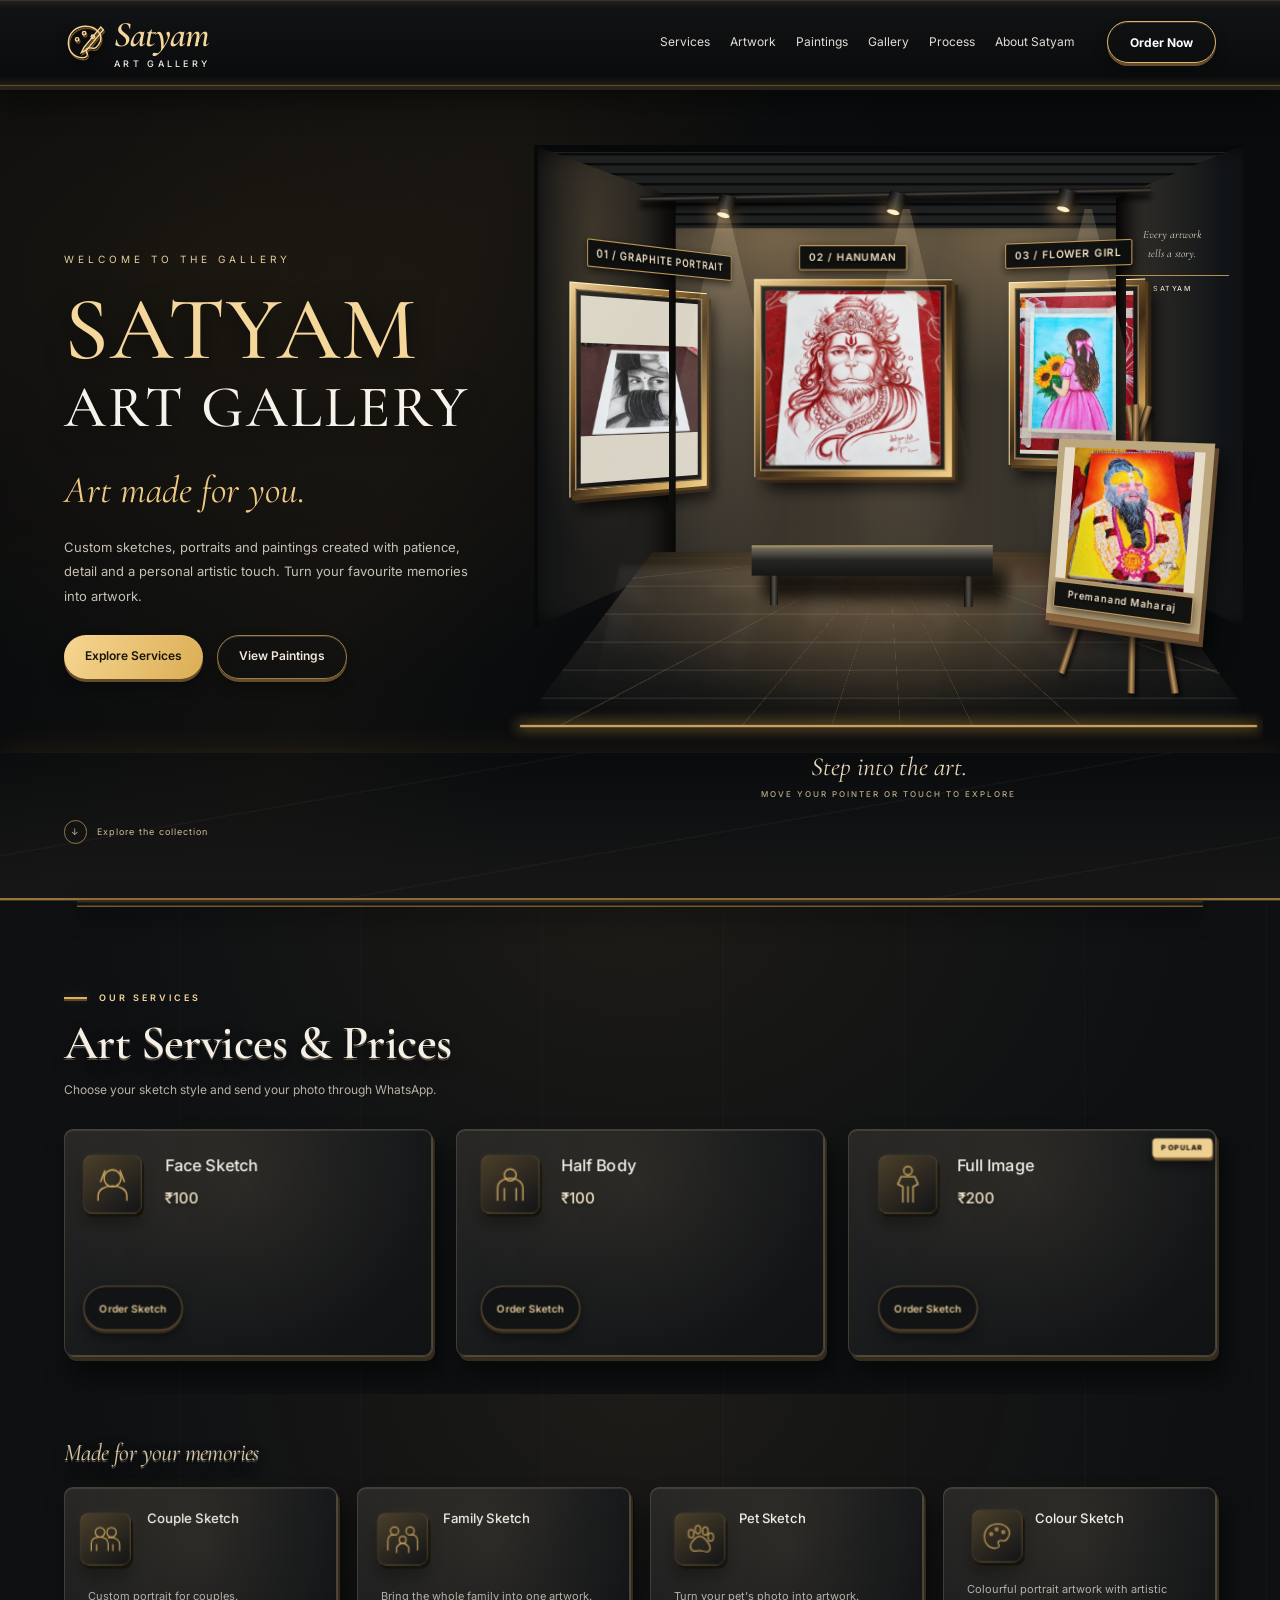
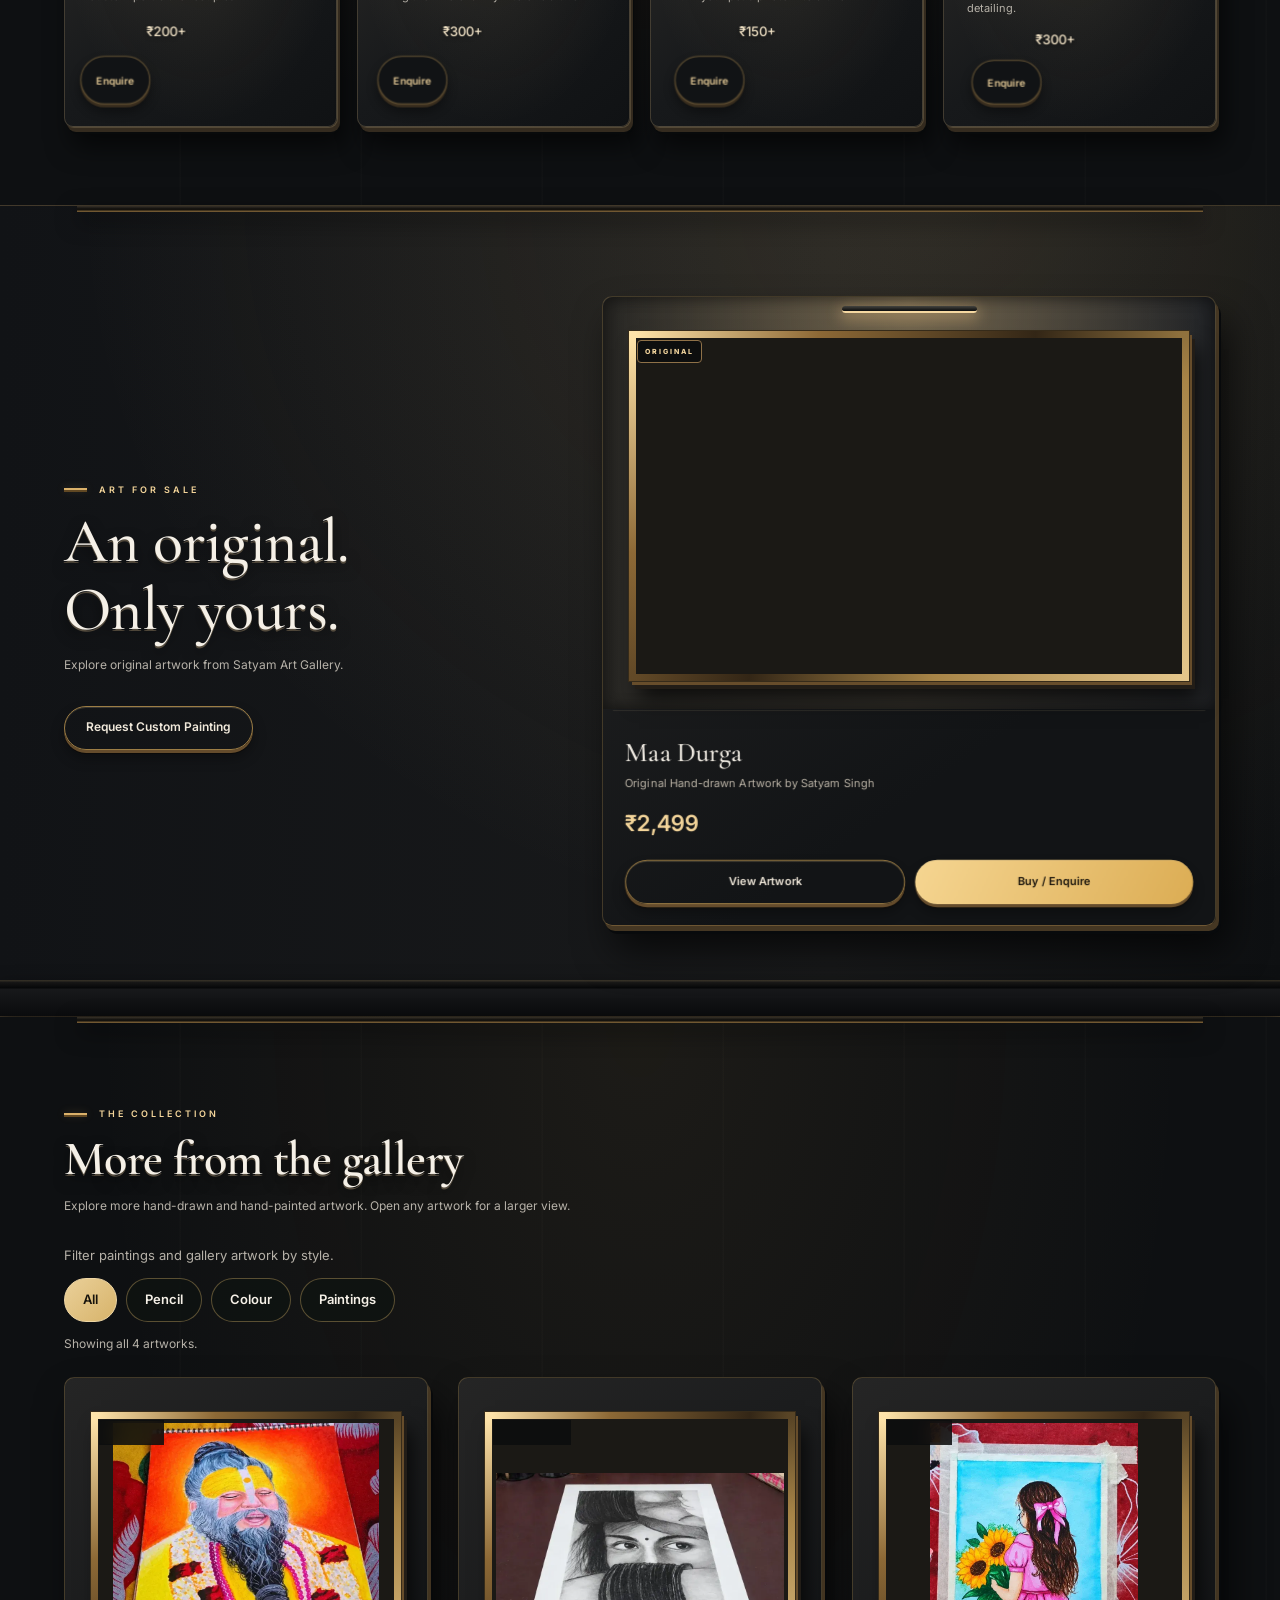
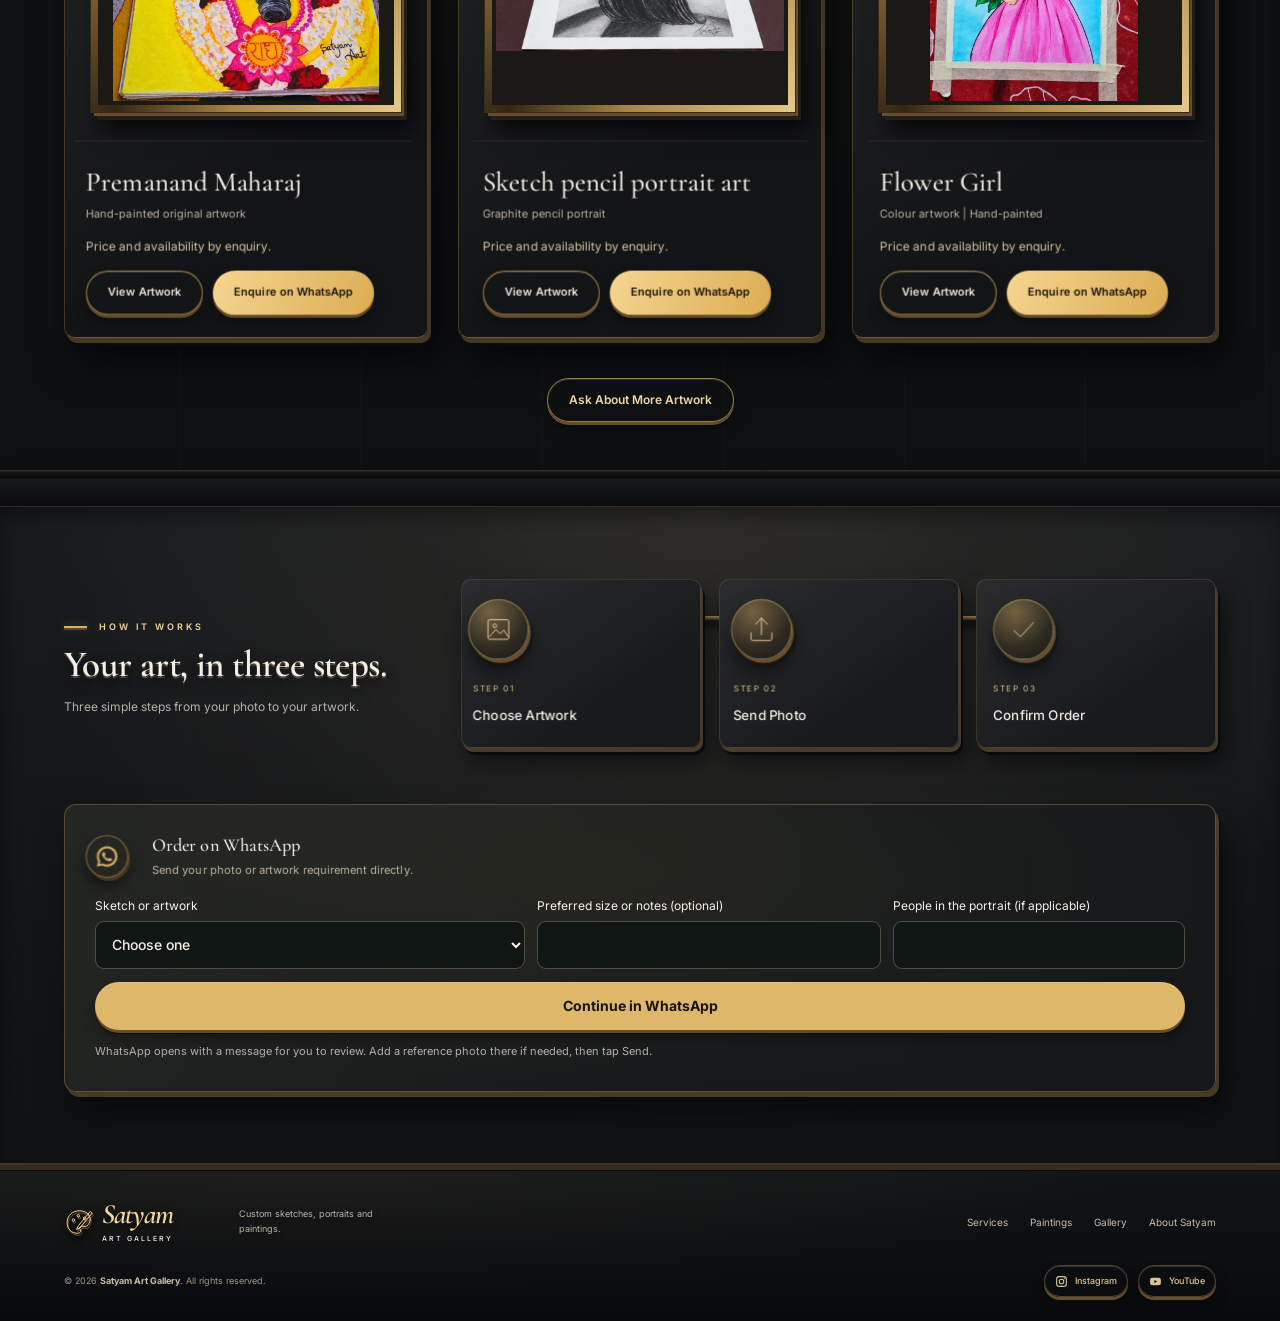
<file: index.html>
<!DOCTYPE html>

<html lang="en">
<head>
<meta charset="utf-8"/>
<meta name="google-site-verification" content="ZNaxkym85I1GtSxCgjqtaHDUcxdUb1eAe1yYu9fXNZw" />
<!-- Decide before first paint: welcome only once in this tab. -->
<script>
    (function () {
        var key = "satyam-welcome-seen";
        var seen = false;
        try {
            seen = sessionStorage.getItem(key) === "1";
            sessionStorage.setItem(key, "1");
        } catch (error) { /* Storage may be disabled; internal links still work. */ }
        var fromAbout = false;
        try {
            var previous = new URL(document.referrer);
            fromAbout = previous.origin === location.origin && /\/About\.html$/i.test(previous.pathname);
        } catch (error) { /* No referrer on a fresh visit. */ }
        var reducedMotion = window.matchMedia && window.matchMedia("(prefers-reduced-motion: reduce)").matches;
        if (seen || fromAbout || reducedMotion) {
            document.documentElement.classList.add("skip-welcome");
        }
    })();
    </script>
<style>html.skip-welcome #intro { display: none !important; animation: none !important; }</style>
<meta content="width=device-width, initial-scale=1.0" name="viewport"/>
<title>Satyam Art Gallery | Custom Sketches, Portraits &amp; Paintings</title>
<meta content="Explore Satyam Art Gallery for custom face, couple, family and pet sketches, colour portraits and original paintings. Enquire about artwork on WhatsApp." name="description"/>
<link href="https://fonts.googleapis.com" rel="preconnect"/>
<link crossorigin="" href="https://fonts.gstatic.com" rel="preconnect"/>
<link href="https://fonts.googleapis.com/css2?family=Cormorant+Garamond:wght@500;600;700&amp;family=Inter:wght@400;500;600;700&amp;family=Space+Grotesk:wght@500;600;700&amp;display=swap" rel="stylesheet"/>
<link href="Style.css" rel="stylesheet"/>
<style>
/* Full-resolution image previews, shared by the gallery and artist page. */
.image-preview-trigger { cursor: zoom-in; }
.image-preview-trigger:focus-visible { outline: 3px solid #d7b36a; outline-offset: 5px; }
dialog.lightbox {
    position: fixed;
    inset: 0;
    margin: 0;
    width: 100%;
    height: 100%;
    height: 100dvh;
    max-width: none;
    max-height: none;
    box-sizing: border-box;
    border: 0;
    padding: 76px 16px 24px;
    color: #fff;
    background: rgba(0,0,0,.9);
    backdrop-filter: blur(12px);
    opacity: 1;
    visibility: visible;
    overflow: auto;
    transition: none;
    display: none;
}
dialog.lightbox[open] { display: flex; align-items: center; justify-content: center; }
dialog.lightbox::backdrop { background: rgba(0,0,0,.65); }
dialog.lightbox .lightbox-content {
    max-width: min(1400px,100%);
    max-height: none;
    text-align: center;
    transform: none;
    transition: none;
    animation: preview-open 220ms ease-out;
}
dialog.lightbox .lightbox-content img {
    display: block;
    margin: 0 auto;
    width: auto;
    height: auto;
    max-width: 100%;
    max-height: calc(100vh - 170px);
    max-height: calc(100dvh - 170px);
    object-fit: contain;
    border-radius: 12px;
    box-shadow: 0 24px 70px rgba(0,0,0,.45);
}
dialog.lightbox .lightbox-title { margin: 12px 0 0; font: 24px Georgia,serif; line-height: 1.3; overflow-wrap: anywhere; }
dialog.lightbox .lightbox-close {
    position: absolute;
    top: max(16px,env(safe-area-inset-top));
    right: max(16px,env(safe-area-inset-right));
    width: 48px;
    height: 48px;
    padding: 0;
    border-radius: 50%;
    border: 1px solid rgba(255,255,255,.5);
    background: #191919;
    color: #fff;
    font: 32px/1 sans-serif;
    cursor: pointer;
}
dialog.lightbox .lightbox-close:focus-visible { outline: 3px solid #d7b36a; outline-offset: 3px; }
@keyframes preview-open { from { opacity: 0; transform: scale(.96); } to { opacity: 1; transform: scale(1); } }
@media (prefers-reduced-motion: reduce) { dialog.lightbox .lightbox-content { animation: none; } }

/* One WhatsApp ordering card, directly below the three steps. */
#order .order-contact {
    margin: 32px auto 0;
    padding: 28px;
    border-color: rgba(215,179,106,.55);
    background: linear-gradient(135deg,rgba(215,179,106,.08),rgba(255,255,255,.025));
    text-align: left;
    box-shadow: 0 16px 40px rgba(0,0,0,.15);
}
#order .order-contact:hover { border-color: var(--gold); box-shadow: 0 18px 42px rgba(215,179,106,.1); }
#order .order-contact .wa-icon,
#order .order-contact .wa-button { background: var(--gold); color: #17130c; }
#order .order-contact .wa-button:hover { box-shadow: 0 8px 24px rgba(215,179,106,.22); }
#order .order-contact .wa-button:focus-visible { outline: 3px solid #fff; outline-offset: 4px; }
@media (max-width: 600px) {
    #order .order-contact { padding: 24px; gap: 18px; align-items: flex-start; }
    #order .order-contact .wa-button { align-self: stretch; min-height: 48px; }
}
@media (prefers-reduced-motion: reduce) {
    #order .order-contact:hover, #order .order-contact .wa-button:hover { transform: none; }
}

</style>
<noscript><style>
#intro, .menu-toggle, .view-art { display: none !important; }
.nav { position: relative; top: auto; left: auto; transform: none; margin: 16px auto; animation: none; }
@media (max-width:1000px) { .mobile-menu { display:flex; } }
</style></noscript>
<style>
.skip-link { position:fixed; top:12px; left:12px; z-index:100001; padding:12px 18px; border-radius:10px; background:#f7f4ee; color:#111; transform:translateY(-180%); font:600 15px Inter,sans-serif; }
.skip-link:focus { transform:none; outline:3px solid #d7b36a; outline-offset:3px; }
a:focus-visible, button:focus-visible { outline:3px solid #f1d38f; outline-offset:4px; }
#main-content:focus { outline:none; }
</style>
<link href="https://satyam2026.vercel.app/" rel="canonical"/>
<meta content="website" property="og:type"/>
<meta content="Satyam Art Gallery" property="og:site_name"/>
<meta name="robots" content="index,follow,max-image-preview:large"/>
<meta content="Satyam Art Gallery | Custom Sketches, Portraits &amp; Paintings" property="og:title"/>
<meta content="Explore Satyam Art Gallery for custom face, couple, family and pet sketches, colour portraits and original paintings. Enquire about artwork on WhatsApp." property="og:description"/>
<meta content="https://satyam2026.vercel.app/" property="og:url"/>
<meta content="https://satyam2026.vercel.app/art-hanuman.png" property="og:image"/>
<meta content="Original Hanuman artwork" property="og:image:alt"/>
<meta content="summary_large_image" name="twitter:card"/>
<link href="Gallery.css" rel="stylesheet"/><link href="Spatial.css" rel="stylesheet"/><link href="Exhibition.css" rel="stylesheet"/><link href="site-enhancements.css" rel="stylesheet"/>
<link href="performance.css" rel="stylesheet"/>
<script type="application/ld+json">
{
  "@context": "https://schema.org",
  "@graph": [
    {
      "@type": "WebSite",
      "@id": "https://satyam2026.vercel.app/#website",
      "url": "https://satyam2026.vercel.app/",
      "name": "Satyam Art Gallery",
      "description": "Explore Satyam Art Gallery for custom face, couple, family and pet sketches, colour portraits and original paintings. Enquire about artwork on WhatsApp.",
      "inLanguage": "en"
    },
    {
      "@type": "WebPage",
      "@id": "https://satyam2026.vercel.app/#webpage",
      "url": "https://satyam2026.vercel.app/",
      "name": "Satyam Art Gallery | Custom Sketches, Portraits & Paintings",
      "description": "Explore Satyam Art Gallery for custom face, couple, family and pet sketches, colour portraits and original paintings. Enquire about artwork on WhatsApp.",
      "isPartOf": {
        "@id": "https://satyam2026.vercel.app/#website"
      },
      "about": {
        "@id": "https://satyam2026.vercel.app/About.html#artist"
      }
    }
  ]
}
</script>
    <link rel="stylesheet" href="image-fallback.css"/>
    <script src="image-fallback.js" defer></script>
</head>
<body>
<a class="skip-link" href="#main-content">Skip to main content</a>
<!-- INTRO -->
<div aria-hidden="true" id="intro">
<div class="intro-line"></div>
<div class="intro-content">
<div class="intro-small">WELCOME TO</div>
<div class="intro-heading">
            SATYAM
            <span>ART GALLERY</span>
</div>
<div class="intro-sub">
            CUSTOM ART | SKETCHES | PAINTINGS
        </div>
</div>
<div class="intro-line bottom"></div>
</div>
<!-- BACKGROUND -->
<div aria-hidden="true" class="bg">
<div class="grid"></div>
<div class="orb a"></div>
<div class="orb b"></div>
<div class="orb c"></div>
<div class="particles" id="particles"></div>
</div>
<!-- NAVIGATION -->
<nav aria-label="Main navigation" class="nav" id="siteNav">
<a aria-label="Satyam Art Gallery home" class="logo" href="index.html"><svg aria-hidden="true" fill="none" stroke="currentColor" stroke-width="1.6" viewbox="0 0 48 48"><path d="M40 26c6-9-2-20-15-20C13 6 5 14 5 25c0 10 7 17 16 17 5 0 7-3 5-6-3-4 2-6 6-5 4 1 6-1 8-5Z"></path><circle cx="15" cy="21" r="2"></circle><circle cx="23" cy="14" r="2"></circle><circle cx="33" cy="18" r="2"></circle><path d="m23 30 19-23 3 3-19 23-6 3Z"></path></svg><span class="brand-type"><strong>Satyam</strong><small>ART GALLERY</small></span></a>
<div class="navlinks">
<a href="#services">Services</a>
<a href="#other">Artwork</a>
<a href="#paintings">Paintings</a>
<a href="#more-art">Gallery</a>
<a href="#order">Process</a>
<a href="About.html">About Satyam</a></div>
<div class="nav-actions">

<a class="nav-cta" href="#order">Order Now</a>
<button aria-controls="mobileMenu" aria-expanded="false" aria-label="Open menu" class="menu-toggle" id="menuToggle" type="button">
<span></span>
<span></span>
<span></span>
</button>
</div>
<div class="mobile-menu" id="mobileMenu">
<a href="#services">Services</a>
<a href="#other">Artwork</a>
<a href="#paintings">Paintings</a>
<a href="#more-art">Gallery</a>
<a href="#order">Process</a>
<a href="About.html">About Satyam</a>
</div>
</nav>
<main id="main-content" tabindex="-1">
<!-- HERO -->
<section class="hero">
<div class="hero-inner">
<div>
<div class="eyebrow">WELCOME TO THE GALLERY</div>
<h1>Satyam<span>Art Gallery</span></h1><p class="hero-signature">Art made for you.</p>
<p class="hero-copy">
                Custom sketches, portraits and paintings created
                with patience, detail and a personal artistic touch.
                Turn your favourite memories into artwork.
            </p>
<div class="actions">
<a class="btn btn-dark" href="#services">
                    Explore Services
                </a>
<a class="btn btn-outline" href="#paintings">
                    View Paintings
                </a>
</div>
</div>
<div aria-label="Interactive three-dimensional gallery of original artwork" class="hero-visual spatial-room" data-spatial="room">
<div class="room-viewport">
<div class="room-stage">
<div class="room-ceiling" aria-hidden="true"></div>
<div class="room-back" aria-hidden="true"></div>
<div class="room-left" aria-hidden="true"></div>
<div class="room-right" aria-hidden="true"></div>
<div class="room-floor" aria-hidden="true"><div class="floor-glow"></div></div>
<div class="room-track" aria-hidden="true"><i></i><i></i><i></i></div>
<div class="room-beams" aria-hidden="true"><i></i><i></i><i></i></div>
<figure class="exhibit exhibit-left"><div class="frame-depth"><img decoding="async" alt="Pencil portrait artwork" class="hero-image" data-full-image="art-portrait.jpg" height="952" loading="eager" src="art-portrait.webp" width="1536" srcset="art-portrait-mobile.webp 800w, art-portrait.webp 1000w" sizes="(max-width: 600px) 88vw, 600px"/></div><figcaption>01 / GRAPHITE PORTRAIT</figcaption></figure>
<figure class="exhibit exhibit-centre"><div class="frame-depth"><img decoding="async" alt="Original Hanuman artwork by Satyam Art Gallery" class="hero-image" data-full-image="art-hanuman.png" fetchpriority="high" height="1536" src="art-hanuman.webp" width="1536" srcset="art-hanuman-mobile.webp 800w, art-hanuman.webp 1000w" sizes="(max-width: 600px) 88vw, 600px"/></div><figcaption>02 / HANUMAN</figcaption></figure>
<figure class="exhibit exhibit-right"><div class="frame-depth"><img decoding="async" alt="Girl with sunflowers artwork" class="hero-image" data-full-image="art-sunflower-girl.png" height="1536" loading="eager" src="art-sunflower-girl.webp" width="1150" srcset="art-sunflower-girl-mobile.webp 749w, art-sunflower-girl.webp 749w" sizes="(max-width: 600px) 88vw, 600px"/></div><figcaption>03 / FLOWER GIRL</figcaption></figure>
<div class="room-reflections" aria-hidden="true"><img decoding="async" src="art-portrait.webp" alt="" srcset="art-portrait-mobile.webp 800w, art-portrait.webp 1000w" sizes="(max-width: 600px) 88vw, 600px"/><img decoding="async" src="art-hanuman.webp" alt="" srcset="art-hanuman-mobile.webp 800w, art-hanuman.webp 1000w" sizes="(max-width: 600px) 88vw, 600px"/><img decoding="async" src="art-sunflower-girl.webp" alt="" srcset="art-sunflower-girl-mobile.webp 749w, art-sunflower-girl.webp 749w" sizes="(max-width: 600px) 88vw, 600px"/></div>
<div class="gallery-bench" aria-hidden="true"><span></span></div>
<div class="room-easel"><i aria-hidden="true"></i><b aria-hidden="true"></b><span aria-hidden="true"></span><div class="easel-canvas"><img decoding="async" src="art-guru.webp" alt="Premanand Maharaj artwork" srcset="art-guru-mobile.webp 800w, art-guru.webp 958w" sizes="(max-width: 600px) 88vw, 600px"/><p class="easel-caption">Premanand Maharaj</p></div></div>
<div class="room-inscription" aria-hidden="true">Every artwork<br/>tells a story.<span>SATYAM</span></div>
<div class="room-threshold" aria-hidden="true"></div>
</div></div>
<p class="room-caption">Step into the art.<span>MOVE YOUR POINTER OR TOUCH TO EXPLORE</span></p>
</div>
<a class="scroll-cue" href="#services"><span>↓</span> Explore the collection</a></div>
</section>
<!-- SKETCH SERVICES -->
<section id="services">
<div class="container">
<div class="heading reveal">
<div class="tag">OUR SERVICES</div>
<h2>Art Services &amp; Prices</h2>
<p>Choose your sketch style and send your photo through WhatsApp.</p>
</div>
<div class="cards">
<article class="card reveal"><svg aria-hidden="true" class="service-icon" fill="none" stroke="currentColor" stroke-linecap="round" stroke-linejoin="round" stroke-width="1.5" viewbox="0 0 48 48"><circle cx="24" cy="17" r="10"></circle><path d="M7 43v-5c0-8 8-12 17-12s17 4 17 12v5M15 8l-5 13m23-13 5 13"></path></svg>

<h3>Face Sketch</h3>
<div class="price">₹100</div>
<p>Detailed pencil sketch focusing on facial features and expressions.</p>
<a class="btn btn-dark" href="https://wa.me/916207583683?text=Hello%20Satyam,%20I%20want%20to%20order%20a%20Face%20Sketch%20for%20Rs%20100." rel="noopener" target="_blank">
                    Order Sketch
                </a>
</article>
<article class="card reveal"><svg aria-hidden="true" class="service-icon" fill="none" stroke="currentColor" stroke-linecap="round" stroke-linejoin="round" stroke-width="1.5" viewbox="0 0 48 48"><circle cx="24" cy="13" r="7"></circle><path d="M9 43V29c0-8 7-12 15-12s15 4 15 12v14M17 29v14m14-14v14"></path></svg>

<h3>Half Body</h3>
<div class="price">₹100</div>
<p>Half-body portrait with clean proportions and artistic detailing.</p>
<a class="btn btn-dark" href="https://wa.me/916207583683?text=Hello%20Satyam,%20I%20want%20to%20order%20a%20Half%20Body%20Sketch%20for%20Rs%20100." rel="noopener" target="_blank">
                    Order Sketch
                </a>
</article>
<article class="card reveal"><svg aria-hidden="true" class="service-icon" fill="none" stroke="currentColor" stroke-linecap="round" stroke-linejoin="round" stroke-width="1.5" viewbox="0 0 48 48"><circle cx="24" cy="8" r="5"></circle><path d="M18 45V27l-6-3 4-9h16l4 9-6 3v18M24 27v18"></path></svg>
<div class="popular">POPULAR</div>

<h3>Full Image</h3>
<div class="price">₹200</div>
<p>Full-body sketch with detailed composition and professional finishing.</p>
<a class="btn btn-dark" href="https://wa.me/916207583683?text=Hello%20Satyam,%20I%20want%20to%20order%20a%20Full%20Image%20Sketch%20for%20Rs%20200." rel="noopener" target="_blank">
                    Order Sketch
                </a>
</article>
</div>
</div>
</section>
<!-- OTHER SERVICES -->
<section class="alt" id="other">
<div class="container">
<div class="heading reveal">
<div class="tag">SOMETHING MORE PERSONAL</div>
<h2>Made for your memories</h2>
</div>
<div class="other">
<article class="other-card reveal"><svg aria-hidden="true" class="service-icon" fill="none" stroke="currentColor" stroke-linecap="round" stroke-linejoin="round" stroke-width="1.5" viewbox="0 0 48 48"><circle cx="16" cy="14" r="7"></circle><circle cx="33" cy="14" r="7"></circle><path d="M3 41V31c0-8 6-10 13-10s12 4 12 10v10M28 22c9-2 17 3 17 10v9M11 32v9m24-9v9"></path></svg>
<h3>Couple Sketch</h3>
<p>Custom portrait for couples.</p>
<div class="other-price">₹200+</div>
<a class="btn btn-outline" href="https://wa.me/916207583683?text=Hello%20Satyam,%20I%20want%20a%20Couple%20Sketch." rel="noopener" target="_blank">Enquire</a>
</article>
<article class="other-card reveal"><svg aria-hidden="true" class="service-icon" fill="none" stroke="currentColor" stroke-linecap="round" stroke-linejoin="round" stroke-width="1.5" viewbox="0 0 48 48"><circle cx="12" cy="12" r="6"></circle><circle cx="35" cy="12" r="6"></circle><circle cx="24" cy="25" r="5"></circle><path d="M2 40V27q0-11 12-9M46 40V27q0-11-12-9M15 44v-8q9-12 18 0v8"></path></svg>
<h3>Family Sketch</h3>
<p>Bring the whole family into one artwork.</p>
<div class="other-price">₹300+</div>
<a class="btn btn-outline" href="https://wa.me/916207583683?text=Hello%20Satyam,%20I%20want%20a%20Family%20Sketch." rel="noopener" target="_blank">Enquire</a>
</article>
<article class="other-card reveal"><svg aria-hidden="true" class="service-icon" fill="none" stroke="currentColor" stroke-linecap="round" stroke-linejoin="round" stroke-width="1.5" viewbox="0 0 48 48"><ellipse cx="11" cy="16" rx="4" ry="6"></ellipse><ellipse cx="21" cy="10" rx="4" ry="6"></ellipse><ellipse cx="32" cy="12" rx="4" ry="6"></ellipse><ellipse cx="40" cy="21" rx="4" ry="6"></ellipse><path d="M10 34c0-5 8-14 14-14s15 11 15 17c0 10-10 4-15 4s-14 4-14-7Z"></path></svg>
<h3>Pet Sketch</h3>
<p>Turn your pet's photo into artwork.</p>
<div class="other-price">₹150+</div>
<a class="btn btn-outline" href="https://wa.me/916207583683?text=Hello%20Satyam,%20I%20want%20a%20Pet%20Sketch." rel="noopener" target="_blank">Enquire</a>
</article>
<article class="other-card reveal"><svg aria-hidden="true" class="service-icon" fill="none" stroke="currentColor" stroke-linecap="round" stroke-linejoin="round" stroke-width="1.5" viewbox="0 0 48 48"><path d="M40 26c6-9-2-20-15-20C13 6 5 14 5 25c0 10 7 17 16 17 5 0 7-3 5-6-3-4 2-6 6-5 4 1 6-1 8-5Z"></path><circle cx="15" cy="21" r="2"></circle><circle cx="23" cy="14" r="2"></circle><circle cx="33" cy="18" r="2"></circle></svg>
<h3>Colour Sketch</h3>
<p>Colourful portrait artwork with artistic detailing.</p>
<div class="other-price">₹300+</div>
<a class="btn btn-outline" href="https://wa.me/916207583683?text=Hello%20Satyam,%20I%20want%20a%20Colour%20Sketch." rel="noopener" target="_blank">Enquire</a>
</article>
</div>
</div>
</section>
<!-- PAINTINGS -->
<section id="paintings">
<div class="container featured-layout"><div class="featured-intro"><div class="heading reveal">
<div class="tag">ART FOR SALE</div>
<h2>An original.
Only yours.</h2>
<p>Explore original artwork from Satyam Art Gallery.</p>
</div><div class="custom-painting-cta">
<a class="btn btn-outline" href="https://wa.me/916207583683?text=Hello%20Satyam,%20I%20want%20to%20request%20a%20Custom%20Painting." rel="noopener" target="_blank">
                Request Custom Painting
            </a>
</div></div>

<div class="paintings-grid">
<article class="paint reveal" data-artwork-categories="painting">
<div class="paint-image">
<img alt="Maa Durga with Lion - Original Artwork by Satyam Singh" data-full-image="art-lion-goddess.png" decoding="async" height="1536" loading="lazy" src="art-lion-goddess.webp" width="1536" srcset="art-lion-goddess-mobile.webp 800w, art-lion-goddess.webp 1000w" sizes="(max-width: 600px) 88vw, 600px"/>
<span class="art-badge">ORIGINAL</span>
</div>
<div class="paint-info">
<h3>Maa Durga</h3>
<p>Original Hand-drawn Artwork by Satyam Singh</p>
<div class="paint-price">₹2,499</div>
<div class="paint-actions">
<button aria-label="View Maa Durga full image" class="btn btn-outline view-art" data-image="art-lion-goddess.png" data-title="Maa Durga">
                            View Artwork
                        </button><noscript><a class="btn btn-outline" href="art-lion-goddess.png">View Maa Durga full image</a></noscript>
<a class="btn btn-dark" href="https://wa.me/916207583683?text=Hello%20Satyam,%20I%20want%20to%20buy%20the%20Maa%20Durga%20artwork." rel="noopener" target="_blank">
                            Buy / Enquire
                        </a>
</div>
</div>
</article>
</div>

</div>
</section>
<!-- MORE ARTWORK GALLERY -->
<section class="more-gallery" id="more-art">
<div class="container">
<div class="heading reveal">
<div class="tag">THE COLLECTION</div>
<h2>More from the gallery</h2>
<p>Explore more hand-drawn and hand-painted artwork. Open any artwork for a larger view.</p>
</div>
<div class="gallery-filter-wrap">
<p class="gallery-filter-help">Filter paintings and gallery artwork by style.</p>
<div class="gallery-filters" id="galleryFilters" role="group" aria-label="Filter artwork" hidden>
<button class="gallery-filter is-active" type="button" data-gallery-filter="all" aria-pressed="true">All</button>
<button class="gallery-filter" type="button" data-gallery-filter="pencil" aria-pressed="false">Pencil</button>
<button class="gallery-filter" type="button" data-gallery-filter="colour" aria-pressed="false">Colour</button>
<button class="gallery-filter" type="button" data-gallery-filter="painting" aria-pressed="false">Paintings</button>
</div>
<p class="gallery-filter-status" id="galleryFilterStatus" role="status" aria-live="polite">All artwork is shown.</p>
</div>
<div class="gallery-grid">
<article class="gallery-card reveal" data-artwork-categories="painting">
<div class="gallery-image">
<img alt="Premanand Maharaj artwork" data-full-image="art-guru.jpg" decoding="async" height="1536" loading="lazy" src="art-guru.webp" width="1472" srcset="art-guru-mobile.webp 800w, art-guru.webp 958w" sizes="(max-width: 600px) 88vw, 600px"/>
<span>ORIGINAL</span>
</div>
<div class="gallery-info">
<h3>Premanand Maharaj</h3>
<p>Hand-painted original artwork</p>
<p class="art-enquiry-note">Price and availability by enquiry.</p>
<div class="gallery-art-actions">
<button aria-label="View Premanand Maharaj full image" class="btn btn-outline view-art" data-image="art-guru.jpg" data-title="Premanand Maharaj">
                        View Artwork
                    </button><noscript><a class="btn btn-outline" href="art-guru.jpg">View Premanand Maharaj full image</a></noscript>
<a class="btn btn-dark" href="https://wa.me/916207583683?text=Hello%20Satyam,%20I%20want%20to%20enquire%20about%20the%20price%20and%20availability%20of%20Premanand%20Maharaj." aria-label="Enquire about Premanand Maharaj by WhatsApp" rel="noopener noreferrer" target="_blank">Enquire on WhatsApp</a>
</div>
</div>
</article>
<article class="gallery-card reveal" data-artwork-categories="pencil">
<div class="gallery-image">
<img alt="Pencil portrait artwork" data-full-image="art-portrait.jpg" decoding="async" height="952" loading="lazy" src="art-portrait.webp" width="1536" srcset="art-portrait-mobile.webp 800w, art-portrait.webp 1000w" sizes="(max-width: 600px) 88vw, 600px"/>
<span>PENCIL ART</span>
</div>
<div class="gallery-info">
<h3>Sketch pencil portrait art</h3>
<p>Graphite pencil portrait</p>
<p class="art-enquiry-note">Price and availability by enquiry.</p>
<div class="gallery-art-actions">
<button aria-label="View Sketch pencil portrait art full image" class="btn btn-outline view-art" data-image="art-portrait.jpg" data-title="Sketch pencil portrait art">
                        View Artwork
                    </button><noscript><a class="btn btn-outline" href="art-portrait.jpg">View Sketch pencil portrait art full image</a></noscript>
<a class="btn btn-dark" href="https://wa.me/916207583683?text=Hello%20Satyam,%20I%20want%20to%20enquire%20about%20the%20price%20and%20availability%20of%20Sketch%20pencil%20portrait%20art." aria-label="Enquire about Sketch pencil portrait art by WhatsApp" rel="noopener noreferrer" target="_blank">Enquire on WhatsApp</a>
</div>
</div>
</article>
<article class="gallery-card reveal" data-artwork-categories="colour painting">
<div class="gallery-image">
<img alt="Girl with sunflowers artwork" data-full-image="art-sunflower-girl.png" decoding="async" height="1536" loading="lazy" src="art-sunflower-girl.webp" width="1150" srcset="art-sunflower-girl-mobile.webp 749w, art-sunflower-girl.webp 749w" sizes="(max-width: 600px) 88vw, 600px"/>
<span>ORIGINAL</span>
</div>
<div class="gallery-info">
<h3>Flower Girl</h3>
<p>Colour artwork | Hand-painted</p>
<p class="art-enquiry-note">Price and availability by enquiry.</p>
<div class="gallery-art-actions">
<button aria-label="View Flower Girl full image" class="btn btn-outline view-art" data-image="art-sunflower-girl.png" data-title="Flower Girl">
                        View Artwork
                    </button><noscript><a class="btn btn-outline" href="art-sunflower-girl.png">View Flower Girl full image</a></noscript>
<a class="btn btn-dark" href="https://wa.me/916207583683?text=Hello%20Satyam,%20I%20want%20to%20enquire%20about%20the%20price%20and%20availability%20of%20Flower%20Girl." aria-label="Enquire about Flower Girl by WhatsApp" rel="noopener noreferrer" target="_blank">Enquire on WhatsApp</a>
</div>
</div>
</article>
</div>
<div class="gallery-bottom">
<a class="btn btn-dark" href="https://wa.me/916207583683?text=Hello%20Satyam,%20I%20want%20to%20see%20more%20original%20artwork." rel="noopener" target="_blank">
                Ask About More Artwork
            </a>
</div>
</div>
</section>
<!-- ORDER PROCESS -->
<section class="process" id="order">
<div class="container">
<div class="heading reveal">
<div class="tag">HOW IT WORKS</div>
<h2>Your art, in three steps.</h2>
<p>Three simple steps from your photo to your artwork.</p>
</div>
<div class="steps">
<div class="step reveal"><svg aria-hidden="true" fill="none" stroke="currentColor" stroke-width="1.5" viewbox="0 0 48 48"><rect height="32" rx="3" width="34" x="7" y="8"></rect><circle cx="18" cy="18" r="3"></circle><path d="m9 36 11-12 7 7 6-6 7 11"></path></svg>
<span>STEP 01</span>
<h3>Choose Artwork</h3>
</div>
<div class="step reveal"><svg aria-hidden="true" fill="none" stroke="currentColor" stroke-width="1.5" viewbox="0 0 48 48"><path d="M24 33V5m-10 11L24 5l10 11M7 29v13h34V29"></path></svg>
<span>STEP 02</span>
<h3>Send Photo</h3>
</div>
<div class="step reveal"><svg aria-hidden="true" fill="none" stroke="currentColor" stroke-width="1.5" viewbox="0 0 48 48"><path d="m8 25 11 11L41 12"></path></svg>
<span>STEP 03</span>
<h3>Confirm Order</h3>
</div>
</div>
<div class="wa-box order-contact reveal">
<div class="wa-icon">
<svg aria-hidden="true" viewbox="0 0 24 24">
<path d="M12 2a10 10 0 0 0-8.66 15L2 22l5.16-1.34A10 10 0 1 0 12 2zm0 18a8 8 0 0 1-4.08-1.12l-.29-.17-3.06.8.82-2.98-.19-.31A8 8 0 1 1 12 20zm4.4-5.97c-.24-.12-1.42-.7-1.64-.78-.22-.08-.38-.12-.54.12-.16.24-.62.78-.76.94-.14.16-.28.18-.52.06-.24-.12-1.02-.38-1.94-1.2-.72-.64-1.2-1.43-1.34-1.67-.14-.24-.01-.37.11-.49.11-.11.24-.28.36-.42.12-.14.16-.24.24-.4.08-.16.04-.3-.02-.42-.06-.12-.54-1.3-.74-1.78-.2-.48-.4-.41-.54-.42h-.46c-.16 0-.42.06-.64.3-.22.24-.84.82-.84 2s.86 2.33.98 2.49c.12.16 1.69 2.58 4.1 3.62.57.25 1.02.4 1.37.51.58.18 1.11.16 1.53.1.47-.07 1.42-.58 1.62-1.14.2-.56.2-1.04.14-1.14-.06-.1-.22-.16-.46-.28z"></path>
</svg>
</div>
<div class="wa-text">
<h3>Order on WhatsApp</h3>
<p>Send your photo or artwork requirement directly.</p>
</div>
<form class="wa-enquiry-form" id="whatsappEnquiry" action="https://wa.me/916207583683" method="get" target="_blank" rel="noopener noreferrer">
<input type="hidden" name="text" value="Hello Satyam, I want to place an artwork order."/>
<div class="wa-enquiry-fields">
<label for="waArtwork">Sketch or artwork
<select id="waArtwork" required>
<option value="" selected disabled>Choose one</option>
<optgroup label="Sketch services">
<option>Face Sketch</option><option>Half Body Sketch</option><option>Full Image Sketch</option><option>Couple Sketch</option><option>Family Sketch</option><option>Pet Sketch</option><option>Colour Sketch</option>
</optgroup>
<optgroup label="Artwork">
<option>Maa Durga</option><option>Premanand Maharaj</option><option>Sketch pencil portrait art</option><option>Flower Girl</option><option>Custom Painting</option>
</optgroup>
<option>Something else / not sure yet</option>
</select>
</label>
<label for="waSize">Preferred size or notes (optional)
<input id="waSize" type="text" maxlength="120" autocomplete="off"/>
</label>
<label for="waPeople">People in the portrait (if applicable)
<input id="waPeople" type="number" min="1" step="1" inputmode="numeric"/>
</label>
</div>
<button class="wa-button" type="submit">Continue in WhatsApp</button>
<p class="wa-enquiry-note">WhatsApp opens with a message for you to review. Add a reference photo there if needed, then tap Send.</p>
<noscript><p class="wa-enquiry-note">JavaScript is off, so the general order message will open.</p></noscript>
</form>
</div>
</div>
</section>
</main>
<!-- FOOTER -->
<footer><div class="footer-brand"><a aria-label="Satyam Art Gallery home" class="logo" href="index.html"><svg aria-hidden="true" fill="none" stroke="currentColor" stroke-width="1.6" viewbox="0 0 48 48"><path d="M40 26c6-9-2-20-15-20C13 6 5 14 5 25c0 10 7 17 16 17 5 0 7-3 5-6-3-4 2-6 6-5 4 1 6-1 8-5Z"></path><circle cx="15" cy="21" r="2"></circle><circle cx="23" cy="14" r="2"></circle><circle cx="33" cy="18" r="2"></circle><path d="m23 30 19-23 3 3-19 23-6 3Z"></path></svg><span class="brand-type"><strong>Satyam</strong><small>ART GALLERY</small></span></a><p>Custom sketches, portraits and paintings.</p></div><nav aria-label="Footer navigation" class="footer-nav"><a href="#services">Services</a><a href="#paintings">Paintings</a><a href="#more-art">Gallery</a><a href="About.html">About Satyam</a></nav>
<!-- SOCIAL LINKS (gold pill buttons - styled in Style.css) -->
<div class="social-links">
<a class="social-btn" href="https://www.instagram.com/satyam_singh__.12" rel="noopener" target="_blank">
<svg aria-hidden="true" fill="none" stroke="currentColor" stroke-linecap="round" stroke-linejoin="round" stroke-width="2" viewbox="0 0 24 24">
<rect height="18" rx="5" width="18" x="3" y="3"></rect>
<circle cx="12" cy="12" r="4.2"></circle>
<circle cx="17.3" cy="6.7" fill="currentColor" r="1" stroke="none"></circle>
</svg>
            Instagram
        </a>
<a class="social-btn" href="https://youtube.com/@satyamart4183" rel="noopener" target="_blank">
<svg aria-hidden="true" fill="currentColor" viewbox="0 0 24 24">
<path d="M21.6 7.2a2.5 2.5 0 0 0-1.8-1.8C18.2 5 12 5 12 5s-6.2 0-7.8.4A2.5 2.5 0 0 0 2.4 7.2C2 8.8 2 12 2 12s0 3.2.4 4.8a2.5 2.5 0 0 0 1.8 1.8C5.8 19 12 19 12 19s6.2 0 7.8-.4a2.5 2.5 0 0 0 1.8-1.8c.4-1.6.4-4.8.4-4.8s0-3.2-.4-4.8zM10 15V9l5.2 3L10 15z"></path>
</svg>
            YouTube
        </a>
</div>
<p class="copyright">
        © 2026 <strong>Satyam Art Gallery</strong>. All rights reserved.
    </p>
</footer>
<script src="script.js"></script>
<script>
/* Shared click feedback and accessible, original-image previews. */
(() => {
    const reducedMotion = window.matchMedia('(prefers-reduced-motion: reduce)');
    const clickTargets = 'button, a.btn, a.wa-button, a.nav-cta, .nav a, .mobile-menu a';
    document.addEventListener('click', event => {
        const button = event.target.closest(clickTargets);
        if (!button || button.disabled || reducedMotion.matches || !button.animate) return;
        if (button.clickFeedback) button.clickFeedback.cancel();
        button.clickFeedback = button.animate([
            { scale: '1', filter: 'brightness(1)' },
            { scale: '.96', filter: 'brightness(1.3)', offset: .3 },
            { scale: '1', filter: 'brightness(1)' }
        ], { duration: 260, easing: 'ease-out' });
    });

    const images = document.querySelectorAll('.hero-image, .paint-image img, .gallery-image img, .photo-inner img');
    if (!images.length) return;
    const box = document.createElement('dialog');
    box.className = 'lightbox';
    box.id = 'lightbox';
    box.setAttribute('aria-labelledby', 'lightboxTitle');
    box.innerHTML = '<button type="button" class="lightbox-close" id="lightboxClose" aria-label="Close image preview">&times;</button><div class="lightbox-content"><img decoding="async" id="lightboxImage" alt=""><div class="lightbox-title" id="lightboxTitle"></div></div>';
    document.body.appendChild(box);
    const preview = box.querySelector('#lightboxImage');
    const title = box.querySelector('#lightboxTitle');
    const close = box.querySelector('#lightboxClose');
    let trigger = null;
    let scrollY = 0;
    let savedStyles = null;
    const lockedProperties = ['position', 'top', 'left', 'right', 'width', 'overflow', 'padding-right'];

    function openBox(src, text, source) {
        if (box.open || !src) return;
        trigger = source;
        preview.src = src;
        preview.alt = text || 'Artwork';
        title.textContent = text || 'Artwork preview';
        scrollY = window.scrollY;
        const gutter = window.innerWidth - document.documentElement.clientWidth;
        savedStyles = lockedProperties.map(property => [property, document.body.style.getPropertyValue(property), document.body.style.getPropertyPriority(property)]);
        const padding = parseFloat(getComputedStyle(document.body).paddingRight) || 0;
        Object.assign(document.body.style, { position: 'fixed', top: `-${scrollY}px`, left: '0', right: '0', width: 'auto', overflow: 'hidden' });
        if (gutter > 0) document.body.style.paddingRight = `${padding + gutter}px`;
        box.showModal();
        close.focus({ preventScroll: true });
    }

    box.addEventListener('close', () => {
        if (!savedStyles) return;
        savedStyles.forEach(([property, value, priority]) => {
            if (value) document.body.style.setProperty(property, value, priority);
            else document.body.style.removeProperty(property);
        });
        savedStyles = null;
        const root = document.documentElement;
        const behavior = root.style.getPropertyValue('scroll-behavior');
        const priority = root.style.getPropertyPriority('scroll-behavior');
        root.style.setProperty('scroll-behavior', 'auto', 'important');
        window.scrollTo(0, scrollY);
        if (behavior) root.style.setProperty('scroll-behavior', behavior, priority);
        else root.style.removeProperty('scroll-behavior');
        if (trigger && trigger.isConnected) trigger.focus({ preventScroll: true });
    });
    close.addEventListener('click', () => box.close());
    box.addEventListener('click', event => { if (event.target === box) box.close(); });
    // Keep Tab on the modal's controls, including when Close is the only control.
    box.addEventListener('keydown', event => {
        if (event.key === 'Tab') {
            event.preventDefault();
            close.focus({ preventScroll: true });
        }
    });
    // Native modal dialogs provide Escape handling and make the background inert.
    images.forEach(image => {
        const label = image.alt || 'Artwork';
        image.classList.add('image-preview-trigger');
        image.tabIndex = 0;
        image.setAttribute('role', 'button');
        image.setAttribute('aria-haspopup', 'dialog');
        image.setAttribute('aria-controls', 'lightbox');
        image.setAttribute('aria-label', `View full image: ${label}`);
        const open = () => openBox(image.dataset.fullImage || image.getAttribute('src'), label, image);
        image.addEventListener('click', open);
        image.addEventListener('keydown', event => {
            if (event.key === 'Enter' || event.key === ' ') {
                event.preventDefault();
                open();
            }
        });
    });
    document.querySelectorAll('.view-art').forEach(button => {
        button.setAttribute('aria-haspopup', 'dialog');
        button.setAttribute('aria-controls', 'lightbox');
        button.addEventListener('click', () => openBox(button.dataset.image, button.dataset.title, button));
    });
})();

</script>
<script src="spatial.js" defer></script>
<script src="site-enhancements.js" defer></script>
</body>
</html>
</file>
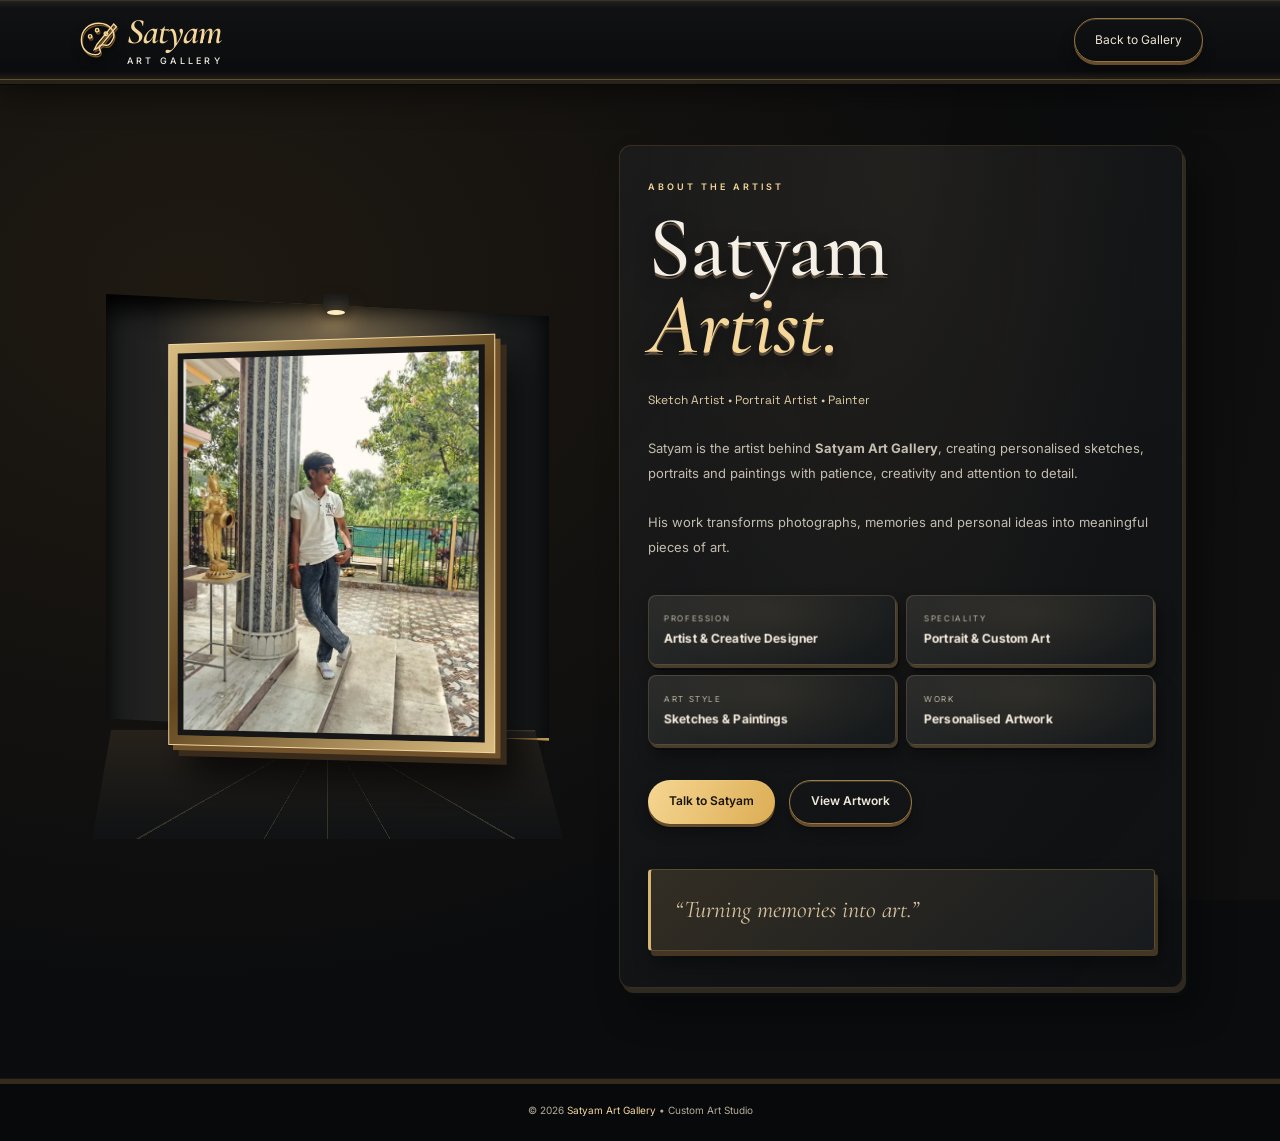
<file: About.html>
<!DOCTYPE html>

<html lang="en">
<head>
<meta charset="utf-8"/>
<script>
// Visiting About also counts as entering the site in this tab.
try { sessionStorage.setItem("satyam-welcome-seen", "1"); } catch (error) {}
</script>
<meta content="width=device-width, initial-scale=1.0" name="viewport"/>
<title>About Satyam | Sketch &amp; Portrait Artist | Satyam Art Gallery</title>
<meta content="Meet Satyam, the artist behind Satyam Art Gallery, creating personalised sketches, portraits and paintings from photographs, memories and ideas." name="description"/>
<link href="https://fonts.googleapis.com" rel="preconnect"/>
<link crossorigin="" href="https://fonts.gstatic.com" rel="preconnect"/>
<link href="https://fonts.googleapis.com/css2?family=Cormorant+Garamond:wght@400;500;600;700&amp;family=Inter:wght@300;400;500;600;700&amp;family=Space+Grotesk:wght@400;500;600;700&amp;display=swap" rel="stylesheet"/>
<style>

*{
    margin:0;
    padding:0;
    box-sizing:border-box;
}

html{
    scroll-behavior:smooth;
}

body{
    min-height:100vh;
    font-family:"Inter",sans-serif;
    color:#fff;
    background:#070707;
    overflow-x:hidden;
}

/* =========================
   BACKGROUND
========================= */

body::before{
    content:"";
    position:fixed;
    inset:0;
    pointer-events:none;
    z-index:-5;

    background:
        radial-gradient(
            circle at 15% 20%,
            rgba(212,175,55,.13),
            transparent 28%
        ),
        radial-gradient(
            circle at 85% 80%,
            rgba(212,175,55,.10),
            transparent 30%
        );
}

.bg-glow{
    position:fixed;
    width:500px;
    height:500px;
    border-radius:50%;
    background:rgba(212,175,55,.055);
    filter:blur(100px);
    pointer-events:none;
    z-index:-4;
}

.glow1{
    top:-220px;
    left:-220px;
}

.glow2{
    right:-220px;
    bottom:-220px;
}

/* =========================
   PARTICLES
========================= */

.particles{
    position:fixed;
    inset:0;
    overflow:hidden;
    pointer-events:none;
    z-index:-2;
}

.particle{
    position:absolute;
    width:3px;
    height:3px;
    border-radius:50%;
    background:#d4af37;
    opacity:.35;
    animation:particleFloat 8s ease-in-out infinite;
}

@keyframes particleFloat{

    0%,100%{
        transform:translateY(0) scale(1);
        opacity:.15;
    }

    50%{
        transform:translateY(-80px) scale(1.6);
        opacity:.8;
    }
}

/* =========================
   NAVBAR
========================= */

.navbar{
    position:fixed;
    top:0;
    left:0;
    right:0;

    height:74px;

    display:flex;
    align-items:center;
    justify-content:space-between;

    padding:0 6%;

    background:rgba(7,7,7,.72);
    backdrop-filter:blur(18px);
    -webkit-backdrop-filter:blur(18px);

    border-bottom:1px solid rgba(212,175,55,.16);

    z-index:1000;
}

.logo{
    color:#d4af37;
    text-decoration:none;

    font-family:"Cormorant Garamond",serif;
    font-size:28px;
    font-weight:700;

    letter-spacing:1px;

    transition:.3s;
}

.logo:hover{
    text-shadow:
        0 0 12px rgba(212,175,55,.5);
}

.back-btn{
    text-decoration:none;
    color:#fff;

    border:1px solid rgba(212,175,55,.4);

    padding:10px 18px;
    border-radius:30px;

    font-size:13px;

    transition:.3s;
}

.back-btn:hover{
    background:#d4af37;
    color:#000;

    box-shadow:
        0 0 25px rgba(212,175,55,.25);
}

/* =========================
   MAIN
========================= */

.artist-page{
    min-height:100vh;

    padding:
        135px
        7%
        70px;

    display:flex;
    align-items:center;
    justify-content:center;
}

.artist-container{
    width:min(1100px,100%);

    display:grid;
    grid-template-columns:420px 1fr;

    gap:80px;

    align-items:center;
}

/* =========================
   PHOTO
========================= */

.photo-area{
    display:flex;
    align-items:center;
    justify-content:center;

    position:relative;

    min-height:430px;
}

/* Rotating orbit */

.orbit{
    position:absolute;

    width:410px;
    height:410px;

    border-radius:50%;

    border:
        1px dashed
        rgba(212,175,55,.28);

    animation:
        rotateOrbit
        20s
        linear
        infinite;
}

.orbit::before{
    content:"";

    position:absolute;

    width:9px;
    height:9px;

    border-radius:50%;

    background:#d4af37;

    top:20px;
    left:50%;

    box-shadow:
        0 0 15px #d4af37,
        0 0 30px rgba(212,175,55,.7);
}

@keyframes rotateOrbit{

    from{
        transform:rotate(0deg);
    }

    to{
        transform:rotate(360deg);
    }
}

/* Gold photo ring */

.photo-ring{
    position:relative;

    width:370px;
    height:370px;

    padding:7px;

    border-radius:50%;

    background:
        linear-gradient(
            135deg,
            #fff1a8,
            #d4af37,
            #8c6b19,
            #d4af37,
            #fff1a8
        );

    box-shadow:
        0 0 35px rgba(212,175,55,.25),
        0 0 90px rgba(212,175,55,.10);

    animation:
        photoFloat
        5s
        ease-in-out
        infinite;
}

.photo-inner{
    width:100%;
    height:100%;

    border-radius:50%;

    overflow:hidden;

    border:
        5px solid
        #080808;

    background:
        radial-gradient(
            circle at 50% 35%,
            #3b3b3b,
            #111 65%
        );

    display:flex;
    align-items:center;
    justify-content:center;

    position:relative;
}

.photo-inner img{
    width:100%;
    height:100%;

    object-fit:cover;

    display:block;

    position:absolute;
    inset:0;

    z-index:2;
}

.photo-placeholder{
    color:#d4af37;

    font-family:"Space Grotesk",sans-serif;

    font-size:13px;

    letter-spacing:4px;
}

@keyframes photoFloat{

    0%,100%{
        transform:translateY(0);
    }

    50%{
        transform:translateY(-12px);
    }
}

/* =========================
   PHOTO SHINE
========================= */

.photo-ring::after{
    content:"";

    position:absolute;

    inset:-10px;

    border-radius:50%;

    border:
        1px solid
        rgba(212,175,55,.15);

    animation:
        pulseRing
        3s
        ease-in-out
        infinite;
}

@keyframes pulseRing{

    0%,100%{
        transform:scale(1);
        opacity:.3;
    }

    50%{
        transform:scale(1.06);
        opacity:.8;
    }
}

/* =========================
   CONTENT
========================= */

.tag{
    display:inline-block;

    color:#d4af37;

    font-size:12px;

    font-weight:600;

    letter-spacing:3px;

    margin-bottom:18px;
}

h1{
    font-family:"Cormorant Garamond",serif;

    font-size:
        clamp(
            65px,
            9vw,
            105px
        );

    line-height:.8;

    font-weight:600;

    margin-bottom:25px;
}

h1 span{
    display:block;

    color:#d4af37;

    font-style:italic;
}

.role{
    font-family:"Space Grotesk",sans-serif;

    color:#ddd;

    font-size:18px;

    margin-bottom:25px;
}

.bio{
    color:#aaa;

    line-height:1.9;

    font-size:15px;

    max-width:620px;

    margin-bottom:35px;
}

/* =========================
   FACTS
========================= */

.facts{
    display:grid;

    grid-template-columns:
        repeat(2,1fr);

    gap:12px;

    margin-bottom:35px;
}

.fact{
    padding:18px;

    border:
        1px solid
        rgba(212,175,55,.18);

    background:
        rgba(255,255,255,.025);

    border-radius:14px;

    transition:.35s;
}

.fact:hover{
    transform:translateY(-5px);

    border-color:
        rgba(212,175,55,.6);

    background:
        rgba(212,175,55,.055);

    box-shadow:
        0 10px 30px
        rgba(0,0,0,.25);
}

.fact small{
    display:block;

    color:#a9a7ad;

    font-size:10px;

    letter-spacing:2px;

    text-transform:uppercase;

    margin-bottom:7px;
}

.fact strong{
    font-size:14px;

    color:#eee;
}

/* =========================
   BUTTONS
========================= */

.buttons{
    display:flex;

    gap:14px;

    flex-wrap:wrap;
}

.btn{
    text-decoration:none;

    padding:14px 23px;

    border-radius:30px;

    font-size:13px;

    font-weight:600;

    transition:.3s;

    display:inline-flex;

    align-items:center;

    justify-content:center;
}

.btn-gold{
    background:#d4af37;

    color:#050505;
}

.btn-gold:hover{
    transform:translateY(-3px);

    box-shadow:
        0 12px 35px
        rgba(212,175,55,.25);
}

.btn-outline{
    color:#fff;

    border:
        1px solid
        rgba(212,175,55,.45);
}

.btn-outline:hover{
    background:#d4af37;

    color:#000;

    transform:translateY(-3px);
}

/* =========================
   QUOTE
========================= */

.quote{
    margin-top:45px;

    padding-left:20px;

    border-left:
        2px solid
        #d4af37;

    color:#a9a7ad;

    font-family:
        "Cormorant Garamond",
        serif;

    font-size:25px;

    font-style:italic;
}

/* =========================
   FOOTER
========================= */

.footer{
    text-align:center;

    padding:25px;

    color:#a9a7ad;

    font-size:12px;

    border-top:
        1px solid
        rgba(255,255,255,.05);
}

.footer span{
    color:#d4af37;
}

/* =========================
   REVEAL ANIMATION
========================= */

.reveal{
    opacity:0;

    transform:
        translateY(35px);

    animation:
        revealAnimation
        .9s
        ease
        forwards;
}

.delay1{
    animation-delay:.15s;
}

.delay2{
    animation-delay:.3s;
}

.delay3{
    animation-delay:.45s;
}

@keyframes revealAnimation{

    to{
        opacity:1;

        transform:
            translateY(0);
    }
}

/* =========================
   MOBILE
========================= */

@media(max-width:850px){

    .navbar{
        height:65px;

        padding:
            0 20px;
    }

    .logo{
        font-size:23px;
    }

    .back-btn{
        padding:
            8px 13px;

        font-size:11px;
    }

    .artist-page{
        padding:
            105px
            20px
            50px;
    }

    .artist-container{

        grid-template-columns:1fr;

        gap:50px;

        text-align:center;
    }

    .photo-area{
        min-height:310px;
    }

    .photo-ring{
        width:270px;
        height:270px;
    }

    .orbit{
        width:300px;
        height:300px;
    }

    .tag{
        font-size:10px;

        letter-spacing:2px;
    }

    h1{
        font-size:70px;
    }

    .role{
        font-size:15px;
    }

    .bio{
        font-size:14px;

        line-height:1.8;
    }

    .facts{
        text-align:left;
    }

    .buttons{
        justify-content:center;
    }

    .quote{
        text-align:left;

        font-size:22px;
    }
}

/* =========================
   SMALL MOBILE
========================= */

@media(max-width:450px){

    .navbar{
        padding:0 14px;
    }

    .logo{
        font-size:20px;
    }

    .back-btn{
        padding:
            7px 11px;

        font-size:10px;
    }

    .photo-area{
        min-height:270px;
    }

    .photo-ring{
        width:230px;
        height:230px;
    }

    .orbit{
        width:260px;
        height:260px;
    }

    h1{
        font-size:60px;
    }

    .facts{
        grid-template-columns:1fr;
    }

    .btn{
        width:100%;
    }
}

/* =========================
   REDUCED MOTION
========================= */

@media(prefers-reduced-motion:reduce){

    *,
    *::before,
    *::after{
        animation-duration:.01ms !important;
        animation-iteration-count:1 !important;
        scroll-behavior:auto !important;
        transition-duration:.01ms !important;
        animation-delay:0s !important;
    }
}


@media(prefers-reduced-motion:reduce){
 .particles, .orbit, .bg-glow { display:none; }
 .reveal { opacity:1; transform:none; animation:none; }
}

/* Keep decorative orbit inside narrow screens; improve consistent readability. */
.photo-area { overflow:clip; }
.btn, .back-btn { min-height:44px; display:inline-flex; align-items:center; justify-content:center; }
.back-btn { flex-shrink:0; }
.fact small { font-size:11px; }
.quote { line-height:1.6; }
@media(max-width:450px){
 .navbar { gap:10px; }
 .logo { font-size:clamp(18px,5vw,20px); letter-spacing:0; }
 .back-btn { font-size:11px; padding:8px 10px; }
 .artist-container { min-width:0; }
 .artist-container > section { min-width:0; }
 .buttons { gap:12px; }
}
</style>
<style>
.skip-link { position:fixed; top:12px; left:12px; z-index:100001; padding:12px 18px; border-radius:10px; background:#f7f4ee; color:#111; transform:translateY(-180%); font:600 15px Inter,sans-serif; }
.skip-link:focus { transform:none; outline:3px solid #d7b36a; outline-offset:3px; }
a:focus-visible, button:focus-visible { outline:3px solid #f1d38f; outline-offset:4px; }
#main-content:focus { outline:none; }
</style>
<link href="https://satyam2026.vercel.app/About.html" rel="canonical"/>
<meta content="website" property="og:type"/>
<meta content="Satyam Art Gallery" property="og:site_name"/>
<meta name="robots" content="index,follow,max-image-preview:large"/>
<meta content="About Satyam | Sketch &amp; Portrait Artist | Satyam Art Gallery" property="og:title"/>
<meta content="Meet Satyam, the artist behind Satyam Art Gallery, creating personalised sketches, portraits and paintings from photographs, memories and ideas." property="og:description"/>
<meta content="https://satyam2026.vercel.app/About.html" property="og:url"/>
<meta content="https://satyam2026.vercel.app/Satyam.jpg" property="og:image"/>
<meta content="Satyam, artist" property="og:image:alt"/>
<meta content="summary_large_image" name="twitter:card"/>
<style>
/* Studio palette shared with the gallery; artist content stays unchanged. */
body { color:#f6f0e5; background:radial-gradient(ellipse at 0% 10%,rgba(177,130,70,.18),transparent 50%),radial-gradient(ellipse at 100% 60%,rgba(59,110,93,.22),transparent 55%),#101916; }
body::before { background:repeating-linear-gradient(0deg,rgba(236,223,187,.022) 0 1px,transparent 1px 5px); }
.bg-glow, .particles, .orbit { display:none; }
.navbar { background:rgba(18,29,24,.94); border-color:rgba(225,211,177,.2); }
.logo, .tag, h1 span { color:#eed6a4; }
.bio { color:#bcbfb4; }
.photo-ring { border-radius:18px; background:linear-gradient(135deg,#ecd7af,#927343,#d5b67b); padding:10px; box-shadow:0 24px 60px rgba(0,0,0,.3); animation:none; }
.photo-ring::after { display:none; }
.photo-inner { border-radius:10px; border:4px solid #17271e; }
.fact { background:rgba(31,48,38,.85); border-color:rgba(222,211,183,.17); }
.quote { border-color:#d5b67b; color:#ddd4c1; }
.back-btn { min-height:44px; display:inline-flex; align-items:center; border-color:#8e825f; }
.btn-gold { background:linear-gradient(135deg,#ead099,#d7b36a); color:#17130c; }
.btn-outline { border-color:rgba(222,211,183,.35); }
.footer { background:#0c1711; }
@media(max-width:600px) { .photo-ring { width:min(300px,80vw); height:min(340px,90vw); } .photo-area { min-height:360px; } }
</style>
<link href="Gallery.css" rel="stylesheet"/><style>
/* Full-resolution image previews, shared by the gallery and artist page. */
.image-preview-trigger { cursor: zoom-in; }
.image-preview-trigger:focus-visible { outline: 3px solid #d7b36a; outline-offset: 5px; }
dialog.lightbox {
    position: fixed;
    inset: 0;
    margin: 0;
    width: 100%;
    height: 100%;
    height: 100dvh;
    max-width: none;
    max-height: none;
    box-sizing: border-box;
    border: 0;
    padding: 76px 16px 24px;
    color: #fff;
    background: rgba(0,0,0,.9);
    backdrop-filter: blur(12px);
    opacity: 1;
    visibility: visible;
    overflow: auto;
    transition: none;
    display: none;
}
dialog.lightbox[open] { display: flex; align-items: center; justify-content: center; }
dialog.lightbox::backdrop { background: rgba(0,0,0,.65); }
dialog.lightbox .lightbox-content {
    max-width: min(1400px,100%);
    max-height: none;
    text-align: center;
    transform: none;
    transition: none;
    animation: preview-open 220ms ease-out;
}
dialog.lightbox .lightbox-content img {
    display: block;
    margin: 0 auto;
    width: auto;
    height: auto;
    max-width: 100%;
    max-height: calc(100vh - 170px);
    max-height: calc(100dvh - 170px);
    object-fit: contain;
    border-radius: 12px;
    box-shadow: 0 24px 70px rgba(0,0,0,.45);
}
dialog.lightbox .lightbox-title { margin: 12px 0 0; font: 24px Georgia,serif; line-height: 1.3; overflow-wrap: anywhere; }
dialog.lightbox .lightbox-close {
    position: absolute;
    top: max(16px,env(safe-area-inset-top));
    right: max(16px,env(safe-area-inset-right));
    width: 48px;
    height: 48px;
    padding: 0;
    border-radius: 50%;
    border: 1px solid rgba(255,255,255,.5);
    background: #191919;
    color: #fff;
    font: 32px/1 sans-serif;
    cursor: pointer;
}
dialog.lightbox .lightbox-close:focus-visible { outline: 3px solid #d7b36a; outline-offset: 3px; }
@keyframes preview-open { from { opacity: 0; transform: scale(.96); } to { opacity: 1; transform: scale(1); } }
@media (prefers-reduced-motion: reduce) { dialog.lightbox .lightbox-content { animation: none; } }

</style><link href="Spatial.css" rel="stylesheet"/><link href="Exhibition.css" rel="stylesheet"/>
<link href="performance.css" rel="stylesheet"/>
<script type="application/ld+json">
{
  "@context": "https://schema.org",
  "@type": "ProfilePage",
  "@id": "https://satyam2026.vercel.app/About.html#webpage",
  "url": "https://satyam2026.vercel.app/About.html",
  "name": "About Satyam | Sketch & Portrait Artist | Satyam Art Gallery",
  "description": "Meet Satyam, the artist behind Satyam Art Gallery, creating personalised sketches, portraits and paintings from photographs, memories and ideas.",
  "isPartOf": {
    "@id": "https://satyam2026.vercel.app/#website"
  },
  "mainEntity": {
    "@type": "Person",
    "@id": "https://satyam2026.vercel.app/About.html#artist",
    "name": "Satyam",
    "url": "https://satyam2026.vercel.app/About.html",
    "image": "https://satyam2026.vercel.app/Satyam.jpg",
    "description": "Sketch artist, portrait artist and painter behind Satyam Art Gallery."
  }
}
</script>
    <link rel="stylesheet" href="image-fallback.css"/>
    <script src="image-fallback.js" defer></script>
</head>
<body class="artist-site">
<a class="skip-link" href="#main-content">Skip to main content</a>
<!-- Background -->
<div class="bg-glow glow1"></div>
<div class="bg-glow glow2"></div>
<div class="particles">
<span class="particle" style="left:10%;top:25%;animation-delay:0s"></span>
<span class="particle" style="left:25%;top:70%;animation-delay:2s"></span>
<span class="particle" style="left:45%;top:15%;animation-delay:4s"></span>
<span class="particle" style="left:70%;top:35%;animation-delay:1s"></span>
<span class="particle" style="left:85%;top:75%;animation-delay:3s"></span>
<span class="particle" style="left:55%;top:85%;animation-delay:5s"></span>
</div>
<!-- =========================
     NAVBAR
========================= -->
<nav aria-label="Gallery navigation" class="navbar">
<a aria-label="Satyam Art Gallery home" class="logo" href="index.html"><svg aria-hidden="true" fill="none" stroke="currentColor" stroke-width="1.6" viewbox="0 0 48 48"><path d="M40 26c6-9-2-20-15-20C13 6 5 14 5 25c0 10 7 17 16 17 5 0 7-3 5-6-3-4 2-6 6-5 4 1 6-1 8-5Z"></path><circle cx="15" cy="21" r="2"></circle><circle cx="23" cy="14" r="2"></circle><circle cx="33" cy="18" r="2"></circle><path d="m23 30 19-23 3 3-19 23-6 3Z"></path></svg><span class="brand-type"><strong>Satyam</strong><small>ART GALLERY</small></span></a>
<a class="back-btn" href="index.html">Back to Gallery</a>
</nav>
<!-- =========================
     ARTIST PAGE
========================= -->
<main class="artist-page" id="main-content" tabindex="-1">
<div class="artist-container">
<!-- =====================
         ARTIST PHOTO
    ====================== -->
<div class="photo-area reveal spatial-portrait" data-spatial="portrait"><div class="portrait-room-wall" aria-hidden="true"></div><div class="portrait-room-floor" aria-hidden="true"></div><div class="portrait-spot" aria-hidden="true"></div>
<div class="orbit"></div>
<div class="photo-ring">
<div class="photo-inner">
<img alt="Satyam - Artist" data-full-image="Satyam.jpg" decoding="async" fetchpriority="high" height="1440" loading="eager" src="Satyam.webp" srcset="Satyam-mobile.webp 750w, Satyam.webp 750w" sizes="(max-width: 600px) 88vw, 600px" width="1080"/>
<div class="photo-placeholder">
                    ARTIST
                </div>
</div>
</div>
</div>
<!-- =====================
         ARTIST INFORMATION
    ====================== -->
<section>
<div class="reveal delay1">
<div class="tag">
                ABOUT THE ARTIST
            </div>
<h1>
                Satyam
                <span>Artist.</span>
</h1>
<div class="role">
                Sketch Artist • Portrait Artist • Painter
            </div>
<p class="bio">

                Satyam is the artist behind
                <strong>Satyam Art Gallery</strong>,
                creating personalised sketches,
                portraits and paintings with
                patience, creativity and attention
                to detail.

                <br/><br/>

                His work transforms photographs,
                memories and personal ideas into
                meaningful pieces of art.

            </p>
</div>
<!-- =====================
             ARTIST FACTS
        ====================== -->
<div class="facts reveal delay2">
<div class="fact">
<small>
                    Profession
                </small>
<strong>
                    Artist &amp; Creative Designer
                </strong>
</div>
<div class="fact">
<small>
                    Speciality
                </small>
<strong>
                    Portrait &amp; Custom Art
                </strong>
</div>
<div class="fact">
<small>
                    Art Style
                </small>
<strong>
                    Sketches &amp; Paintings
                </strong>
</div>
<div class="fact">
<small>
                    Work
                </small>
<strong>
                    Personalised Artwork
                </strong>
</div>
</div>
<!-- =====================
             BUTTONS
        ====================== -->
<div class="buttons reveal delay3">
<a class="btn btn-gold" href="https://wa.me/916207583683" rel="noopener" target="_blank">
                Talk to Satyam
            </a>
<a class="btn btn-outline" href="index.html#more-art">
                View Artwork
            </a>
</div>
<!-- Quote -->
<div class="quote reveal delay3">

            “Turning memories into art.”

        </div>
</section>
</div>
</main>
<!-- =========================
     FOOTER
========================= -->
<footer class="footer">

    © 2026
    <span>Satyam Art Gallery</span>
    • Custom Art Studio

</footer>
<script>

/* =================================
   EXTRA FLOATING PARTICLES
================================= */

const particleBox =
    document.querySelector(".particles");

for(let i = 0; i < 24; i++){

    const particle =
        document.createElement("span");

    particle.className =
        "particle";

    particle.style.left =
        Math.random() * 100 + "%";

    particle.style.top =
        Math.random() * 100 + "%";

    particle.style.animationDelay =
        Math.random() * 7 + "s";

    particle.style.animationDuration =
        5 + Math.random() * 7 + "s";

    particleBox.appendChild(particle);
}


/* =================================
   MOUSE GOLD GLOW
================================= */

/* =================================
   IMAGE ERROR HANDLING
================================= */

const artistImage =
    document.querySelector(".photo-inner img");

const placeholder =
    document.querySelector(".photo-placeholder");

artistImage.addEventListener(
    "load",
    function(){

        placeholder.hidden = true;
        placeholder.style.display =
            "none";

    }
);

</script>
<script>
/* Shared click feedback and accessible, original-image previews. */
(() => {
    const reducedMotion = window.matchMedia('(prefers-reduced-motion: reduce)');
    const clickTargets = 'button, a.btn, a.wa-button, a.nav-cta, .nav a, .mobile-menu a';
    document.addEventListener('click', event => {
        const button = event.target.closest(clickTargets);
        if (!button || button.disabled || reducedMotion.matches || !button.animate) return;
        if (button.clickFeedback) button.clickFeedback.cancel();
        button.clickFeedback = button.animate([
            { scale: '1', filter: 'brightness(1)' },
            { scale: '.96', filter: 'brightness(1.3)', offset: .3 },
            { scale: '1', filter: 'brightness(1)' }
        ], { duration: 260, easing: 'ease-out' });
    });

    const images = document.querySelectorAll('.hero-image, .paint-image img, .gallery-image img, .photo-inner img');
    if (!images.length) return;
    const box = document.createElement('dialog');
    box.className = 'lightbox';
    box.id = 'lightbox';
    box.setAttribute('aria-labelledby', 'lightboxTitle');
    box.innerHTML = '<button type="button" class="lightbox-close" id="lightboxClose" aria-label="Close image preview">&times;</button><div class="lightbox-content"><img decoding="async" id="lightboxImage" alt=""><div class="lightbox-title" id="lightboxTitle"></div></div>';
    document.body.appendChild(box);
    const preview = box.querySelector('#lightboxImage');
    const title = box.querySelector('#lightboxTitle');
    const close = box.querySelector('#lightboxClose');
    let trigger = null;
    let scrollY = 0;
    let savedStyles = null;
    const lockedProperties = ['position', 'top', 'left', 'right', 'width', 'overflow', 'padding-right'];

    function openBox(src, text, source) {
        if (box.open || !src) return;
        trigger = source;
        preview.src = src;
        preview.alt = text || 'Artwork';
        title.textContent = text || 'Artwork preview';
        scrollY = window.scrollY;
        const gutter = window.innerWidth - document.documentElement.clientWidth;
        savedStyles = lockedProperties.map(property => [property, document.body.style.getPropertyValue(property), document.body.style.getPropertyPriority(property)]);
        const padding = parseFloat(getComputedStyle(document.body).paddingRight) || 0;
        Object.assign(document.body.style, { position: 'fixed', top: `-${scrollY}px`, left: '0', right: '0', width: 'auto', overflow: 'hidden' });
        if (gutter > 0) document.body.style.paddingRight = `${padding + gutter}px`;
        box.showModal();
        close.focus({ preventScroll: true });
    }

    box.addEventListener('close', () => {
        if (!savedStyles) return;
        savedStyles.forEach(([property, value, priority]) => {
            if (value) document.body.style.setProperty(property, value, priority);
            else document.body.style.removeProperty(property);
        });
        savedStyles = null;
        const root = document.documentElement;
        const behavior = root.style.getPropertyValue('scroll-behavior');
        const priority = root.style.getPropertyPriority('scroll-behavior');
        root.style.setProperty('scroll-behavior', 'auto', 'important');
        window.scrollTo(0, scrollY);
        if (behavior) root.style.setProperty('scroll-behavior', behavior, priority);
        else root.style.removeProperty('scroll-behavior');
        if (trigger && trigger.isConnected) trigger.focus({ preventScroll: true });
    });
    close.addEventListener('click', () => box.close());
    box.addEventListener('click', event => { if (event.target === box) box.close(); });
    // Keep Tab on the modal's controls, including when Close is the only control.
    box.addEventListener('keydown', event => {
        if (event.key === 'Tab') {
            event.preventDefault();
            close.focus({ preventScroll: true });
        }
    });
    // Native modal dialogs provide Escape handling and make the background inert.
    images.forEach(image => {
        const label = image.alt || 'Artwork';
        image.classList.add('image-preview-trigger');
        image.tabIndex = 0;
        image.setAttribute('role', 'button');
        image.setAttribute('aria-haspopup', 'dialog');
        image.setAttribute('aria-controls', 'lightbox');
        image.setAttribute('aria-label', `View full image: ${label}`);
        const open = () => openBox(image.dataset.fullImage || image.getAttribute('src'), label, image);
        image.addEventListener('click', open);
        image.addEventListener('keydown', event => {
            if (event.key === 'Enter' || event.key === ' ') {
                event.preventDefault();
                open();
            }
        });
    });
    document.querySelectorAll('.view-art').forEach(button => {
        button.setAttribute('aria-haspopup', 'dialog');
        button.setAttribute('aria-controls', 'lightbox');
        button.addEventListener('click', () => openBox(button.dataset.image, button.dataset.title, button));
    });
})();

</script><script src="spatial.js" defer></script>
</body>
</html>
</file>
<file: Style.css>
* {
    margin: 0;
    padding: 0;
    box-sizing: border-box;
    scroll-behavior: smooth;
}

:root {
    --bg: #07070b;
    --text: #f7f4ee;
    --muted: #a9a7ad;
    --gold: #d7b36a;
    --gold2: #f1d38f;
    --footer-gold: #d4b13a;
    --line: rgba(255, 255, 255, .11);
    --glass: rgba(255, 255, 255, .055);
}

body {
    font-family: Inter, sans-serif;
    color: var(--text);
    background: var(--bg);
    overflow-x: hidden;
    line-height: 1.6;
}

body.no-scroll {
    overflow: hidden;
}

a {
    text-decoration: none;
    color: inherit;
}

/* INTRO */
#intro {
    position: fixed;
    inset: 0;
    z-index: 99999;
    display: flex;
    align-items: center;
    justify-content: center;
    background: radial-gradient(circle at center, #17130d 0%, #09090c 45%, #050507 100%);
    overflow: hidden;
    animation: introExit 1.1s cubic-bezier(.77, 0, .18, 1) 3.2s forwards;
}

#intro::before {
    content: "";
    position: absolute;
    inset: 0;
    background-image:
        linear-gradient(rgba(255,255,255,.035) 1px, transparent 1px),
        linear-gradient(90deg, rgba(255,255,255,.035) 1px, transparent 1px);
    background-size: 55px 55px;
    opacity: .35;
    animation: introGrid 2.8s ease forwards;
}

#intro::after {
    content: "";
    position: absolute;
    width: 420px;
    height: 420px;
    border-radius: 50%;
    background: rgba(215,179,106,.13);
    filter: blur(100px);
    animation: introGlow 2.8s ease-in-out infinite alternate;
}

.intro-content {
    position: relative;
    z-index: 2;
    text-align: center;
    width: 90%;
    animation: introContent 1.3s cubic-bezier(.16,1,.3,1) forwards;
}

.intro-small {
    color: var(--gold);
    font-size: 11px;
    font-weight: 600;
    letter-spacing: 6px;
    margin-bottom: 20px;
    opacity: 0;
    animation: introSmall .8s .25s ease forwards;
}

.intro-content .intro-heading {
    color: var(--text);
    font-family: "Cormorant Garamond", serif;
    font-size: clamp(58px, 10vw, 125px);
    line-height: .78;
    font-weight: 600;
    letter-spacing: -4px;
    opacity: 0;
    transform: translateY(35px) scale(.96);
    animation: introTitle 1.1s .45s cubic-bezier(.16,1,.3,1) forwards;
}

.intro-content .intro-heading span {
    display: block;
    color: var(--gold2);
    margin-top: 10px;
}

.intro-sub {
    margin-top: 28px;
    color: #8f8c92;
    font-size: 9px;
    letter-spacing: 4px;
    opacity: 0;
    animation: introSub .8s 1.15s ease forwards;
}

.intro-line {
    position: absolute;
    left: 8%;
    right: 8%;
    top: 14%;
    height: 1px;
    background: linear-gradient(90deg, transparent, rgba(215,179,106,.7), transparent);
    transform: scaleX(0);
    animation: introLine 1.2s .1s ease forwards;
}

.intro-line.bottom {
    top: auto;
    bottom: 14%;
    animation-delay: .3s;
}

/* BACKGROUND */
.bg {
    position: fixed;
    inset: 0;
    z-index: -20;
    overflow: hidden;
    background:
        radial-gradient(circle at 15% 15%, rgba(215,179,106,.11), transparent 28%),
        radial-gradient(circle at 85% 25%, rgba(120,90,255,.10), transparent 30%),
        linear-gradient(180deg, #07070b, #0b0b10 55%, #07070b);
}

.grid {
    position: absolute;
    inset: 0;
    opacity: .32;
    background-image:
        linear-gradient(rgba(255,255,255,.035) 1px, transparent 1px),
        linear-gradient(90deg, rgba(255,255,255,.035) 1px, transparent 1px);
    background-size: 55px 55px;
    mask-image: linear-gradient(to bottom, #000, transparent 90%);
}

.orb {
    position: absolute;
    border-radius: 50%;
    filter: blur(85px);
    opacity: .35;
    animation: orb 12s ease-in-out infinite alternate;
}

.orb.a { width:330px; height:330px; background:#b48a36; left:-150px; top:12%; }
.orb.b { width:300px; height:300px; background:#5032a8; right:-130px; top:38%; animation-delay:2s; }
.orb.c { width:260px; height:260px; background:#a46b24; left:45%; bottom:-170px; animation-delay:4s; }

.particles { position:absolute; inset:0; }

.particle {
    position:absolute;
    width:2px;
    height:2px;
    border-radius:50%;
    background:#fff;
    opacity:.45;
    animation:rise linear infinite;
}

/* NAV */
.nav {
    position: fixed;
    z-index: 1000;
    top: 16px;
    left: 50%;
    transform: translateX(-50%);
    width: min(1160px, 94%);
    padding: 13px 17px;
    border: 1px solid var(--line);
    border-radius: 20px;
    background: rgba(8,8,12,.68);
    backdrop-filter: blur(20px);
    box-shadow: 0 15px 50px rgba(0,0,0,.35);
    display:flex;
    align-items:center;
    justify-content:space-between;
    gap:12px;
    animation:navIn .8s ease both;
}

.logo {
    font-family:"Space Grotesk",sans-serif;
    font-weight:700;
    font-size:21px;
    letter-spacing:-.5px;
    white-space:nowrap;
}

.logo span { color:var(--gold2); }

.navlinks {
    display:flex;
    align-items:center;
    gap:5px;
}

.navlinks a {
    color:#c5c2c7;
    font-size:13px;
    padding:9px 10px;
    border-radius:10px;
    transition:.3s;
}

.navlinks a:hover {
    color:#fff;
    background:rgba(255,255,255,.07);
}

.nav-actions {
    display:flex;
    align-items:center;
    gap:8px;
    flex-shrink:0;
}

.nav-about,
.nav-cta {
    display:inline-flex;
    align-items:center;
    justify-content:center;
    padding:11px 15px;
    border-radius:999px;
    white-space:nowrap;
    font-size:12px;
    font-weight:700;
    transition:.3s;
}

.nav-about {
    border:1px solid rgba(255,255,255,.20);
    background:rgba(255,255,255,.06);
    color:#fff;
}

.nav-about:hover {
    background:#f5f1e8;
    color:#111;
    border-color:#f5f1e8;
    transform:translateY(-2px);
}

.nav-cta {
    background:#f4f0e8;
    color:#111;
}

.nav-cta:hover {
    transform:translateY(-2px);
    box-shadow:0 8px 25px rgba(255,255,255,.12);
}

/* MENU BUTTON (three lines) */
.menu-toggle {
    display:none;
    width:42px;
    height:42px;
    padding:0;
    border:1px solid rgba(255,255,255,.20);
    border-radius:12px;
    background:rgba(255,255,255,.06);
    cursor:pointer;
    flex-direction:column;
    align-items:center;
    justify-content:center;
    gap:5px;
}

.menu-toggle span {
    display:block;
    width:20px;
    height:2px;
    border-radius:2px;
    background:#fff;
    transition:.3s;
}

.menu-toggle.open span:nth-child(1) { transform:translateY(7px) rotate(45deg); }
.menu-toggle.open span:nth-child(2) { opacity:0; }
.menu-toggle.open span:nth-child(3) { transform:translateY(-7px) rotate(-45deg); }

.mobile-menu {
    display:none;
}

/* HERO */
.hero {
    min-height:100vh;
    display:grid;
    place-items:center;
    padding:140px 6% 90px;
    position:relative;
}

.hero-inner {
    width:min(1180px,100%);
    display:grid;
    grid-template-columns:1.05fr .95fr;
    gap:65px;
    align-items:center;
}

.eyebrow {
    display:inline-flex;
    align-items:center;
    gap:9px;
    padding:8px 13px;
    border:1px solid rgba(215,179,106,.25);
    background:rgba(215,179,106,.06);
    border-radius:50px;
    color:#e7cc98;
    font-size:11px;
    letter-spacing:2px;
    text-transform:uppercase;
    margin-bottom:22px;
    animation:fadeDown .8s ease both;
}

.dot {
    width:7px;
    height:7px;
    border-radius:50%;
    background:#d7b36a;
    box-shadow:0 0 14px #d7b36a;
}

.hero h1 {
    font-family:"Cormorant Garamond",serif;
    font-size:clamp(65px,8vw,105px);
    line-height:.84;
    letter-spacing:-3px;
    font-weight:600;
    animation:fadeUp .9s .1s ease both;
}

.hero h1 span { color:var(--gold2); }

.hero-copy {
    max-width:590px;
    color:var(--muted);
    margin:25px 0 30px;
    font-size:16px;
    animation:fadeUp .9s .25s ease both;
}

.actions {
    display:flex;
    gap:12px;
    flex-wrap:wrap;
    animation:fadeUp .9s .4s ease both;
}

.btn {
    position:relative;
    overflow:hidden;
    display:inline-flex;
    align-items:center;
    justify-content:center;
    padding:13px 20px;
    border-radius:14px;
    border:none;
    font-size:13px;
    font-weight:700;
    transition:.3s;
    cursor:pointer;
    font-family:inherit;
}

.btn-dark { background:#f5f1e9; color:#111; }

.btn-dark:hover {
    transform:translateY(-4px);
    box-shadow:0 14px 35px rgba(255,255,255,.12);
}

.btn-outline {
    border:1px solid var(--line);
    background:rgba(255,255,255,.04);
    color:#fff;
}

.btn-outline:hover {
    transform:translateY(-4px);
    border-color:rgba(215,179,106,.55);
    box-shadow:0 12px 30px rgba(215,179,106,.09);
}

.hero-visual {
    position:relative;
    animation:fadeUp 1s .45s ease both;
}

.hero-image-wrap {
    padding:8px;
    border:1px solid rgba(255,255,255,.12);
    background:rgba(255,255,255,.03);
    border-radius:28px;
    transform:rotate(1deg);
    box-shadow:0 30px 80px rgba(0,0,0,.45);
}

.hero-image {
    width:100%;
    height:570px;
    display:block;
    object-fit:cover;
    object-position:center;
    border-radius:21px;
}

.floating-label {
    position:absolute;
    right:-18px;
    bottom:28px;
    background:rgba(12,12,17,.85);
    border:1px solid var(--line);
    backdrop-filter:blur(18px);
    padding:17px 20px;
    border-radius:16px;
    box-shadow:0 20px 50px rgba(0,0,0,.35);
}

.floating-label small {
    display:block;
    color:var(--gold2);
    letter-spacing:2px;
    font-size:9px;
    text-transform:uppercase;
}

.floating-label strong {
    display:block;
    margin-top:3px;
    font-family:"Cormorant Garamond",serif;
    font-size:25px;
}

/* SECTIONS */
section { padding:105px 6%; }

.container {
    width:min(1180px,100%);
    margin:auto;
}

.heading { margin-bottom:45px; }

.tag {
    font-size:10px;
    letter-spacing:3px;
    text-transform:uppercase;
    color:var(--gold2);
    font-weight:700;
}

.heading h2 {
    font-family:"Cormorant Garamond",serif;
    font-size:clamp(48px,6vw,72px);
    line-height:.95;
    margin-top:8px;
}

.heading p {
    color:var(--muted);
    margin-top:13px;
}

.reveal {
    opacity:1;
    transform:none;
}

.reveal-enabled .reveal {
    opacity:0;
    transform:translateY(45px);
    transition:opacity .9s ease, transform .9s ease;
}

.reveal-enabled .reveal.active {
    opacity:1;
    transform:translateY(0);
}

/* SERVICE CARDS */
.cards {
    display:grid;
    grid-template-columns:repeat(3,1fr);
    gap:18px;
}

.card {
    position:relative;
    overflow:hidden;
    min-height:390px;
    padding:32px;
    border:1px solid var(--line);
    border-radius:22px;
    background:linear-gradient(145deg,rgba(255,255,255,.07),rgba(255,255,255,.025));
    backdrop-filter:blur(18px);
    transition:.45s;
}

.card:before {
    content:"";
    position:absolute;
    width:170px;
    height:170px;
    border-radius:50%;
    right:-80px;
    top:-80px;
    background:rgba(215,179,106,.09);
    filter:blur(20px);
    transition:.5s;
}

.card:hover {
    transform:translateY(-10px);
    border-color:rgba(215,179,106,.35);
    box-shadow:0 25px 60px rgba(0,0,0,.3);
}

.card:hover:before { transform:scale(1.5); }

.num {
    color:#a88a54;
    font-size:11px;
    letter-spacing:3px;
}

.card h3 {
    font-family:"Cormorant Garamond",serif;
    font-size:39px;
    margin-top:55px;
}

.price {
    font-size:27px;
    font-weight:700;
    margin:10px 0 22px;
}

.card p {
    color:var(--muted);
    font-size:14px;
    line-height:1.8;
    margin-bottom:28px;
}

.popular {
    position:absolute;
    right:-43px;
    top:22px;
    transform:rotate(45deg);
    background:#eee8dc;
    color:#111;
    font-size:9px;
    font-weight:800;
    letter-spacing:1px;
    padding:7px 44px;
}

/* OTHER */
.alt {
    background:linear-gradient(180deg,rgba(255,255,255,.025),rgba(255,255,255,.005));
    border-top:1px solid rgba(255,255,255,.05);
    border-bottom:1px solid rgba(255,255,255,.05);
}

.other {
    display:grid;
    grid-template-columns:repeat(3,1fr);
    gap:16px;
}

.other-card {
    padding:27px;
    border:1px solid var(--line);
    border-radius:19px;
    background:var(--glass);
    transition:.4s;
}

.other-card:hover {
    transform:translateY(-7px);
    border-color:rgba(215,179,106,.3);
    background:rgba(255,255,255,.07);
}

.other-card h3 {
    font-family:"Cormorant Garamond",serif;
    font-size:29px;
}

.other-card p {
    color:var(--muted);
    font-size:13px;
    margin:7px 0 14px;
}

.other-price {
    color:var(--gold2);
    font-weight:700;
    margin-bottom:17px;
}

/* ART FOR SALE */
.sale {
    display:grid;
    grid-template-columns:repeat(3,1fr);
    gap:20px;
}

.paint,
.gallery-card {
    overflow:hidden;
    border:1px solid var(--line);
    border-radius:20px;
    background:var(--glass);
    transition:.45s;
}

.paint:hover,
.gallery-card:hover {
    transform:translateY(-9px);
    box-shadow:0 25px 60px rgba(0,0,0,.3);
}

.paint-image,
.gallery-image {
    position:relative;
    overflow:hidden;
    background:#111;
}

.paint img,
.gallery-image img {
    width:100%;
    height:330px;
    object-fit:cover;
    object-position:center;
    display:block;
    transition:.6s;
    cursor:zoom-in;
}

.paint:hover img,
.gallery-card:hover img {
    transform:scale(1.055);
}

.art-badge,
.gallery-image span {
    position:absolute;
    left:14px;
    top:14px;
    padding:7px 10px;
    border-radius:999px;
    background:rgba(7,7,11,.78);
    border:1px solid rgba(255,255,255,.18);
    color:var(--gold2);
    font-size:9px;
    font-weight:800;
    letter-spacing:1.5px;
    backdrop-filter:blur(10px);
}

.paint-info,
.gallery-info {
    padding:23px;
}

.paint-info h3,
.gallery-info h3 {
    font-family:"Cormorant Garamond",serif;
    font-size:30px;
}

.paint-info p,
.gallery-info p {
    font-size:12px;
    color:var(--muted);
    margin:5px 0 13px;
}

.paint-price {
    font-size:20px;
    font-weight:700;
    margin-bottom:18px;
}

.paint-actions {
    display:flex;
    flex-wrap:wrap;
    gap:8px;
}

.paint-actions .btn {
    flex:1;
    min-width:130px;
}

.custom-painting-cta {
    text-align:center;
    margin-top:38px;
}

/* MORE GALLERY */
.more-gallery {
    background:linear-gradient(180deg,rgba(255,255,255,.025),rgba(255,255,255,.008));
    border-top:1px solid rgba(255,255,255,.05);
}

.gallery-grid {
    display:grid;
    grid-template-columns:repeat(3,1fr);
    gap:20px;
}

.gallery-card .gallery-image img {
    height:390px;
}

.gallery-info .btn {
    margin-top:8px;
}

.gallery-bottom {
    text-align:center;
    margin-top:40px;
}

/* PROCESS */
.process { background:#0a0a0f; }

.steps {
    display:grid;
    grid-template-columns:repeat(3,1fr);
    gap:16px;
}

.step {
    padding:30px;
    border:1px solid var(--line);
    border-radius:19px;
    background:rgba(255,255,255,.03);
    transition:.4s;
}

.step:hover {
    transform:translateY(-7px);
    border-color:rgba(215,179,106,.3);
}

.step span {
    color:var(--gold2);
    font-size:10px;
    letter-spacing:2px;
}

.step h3 {
    font-family:"Cormorant Garamond",serif;
    font-size:31px;
    margin-top:18px;
}

.process-cta {
    text-align:center;
    margin-top:40px;
}

/* LIGHTBOX */
.lightbox {
    position:fixed;
    inset:0;
    z-index:100000;
    display:flex;
    align-items:center;
    justify-content:center;
    padding:30px;
    background:rgba(0,0,0,.88);
    backdrop-filter:blur(12px);
    opacity:0;
    visibility:hidden;
    transition:.3s ease;
}

.lightbox.show {
    opacity:1;
    visibility:visible;
}

.lightbox-content {
    max-width:min(1000px,94vw);
    max-height:92vh;
    text-align:center;
    transform:scale(.94);
    transition:.3s ease;
}

.lightbox.show .lightbox-content {
    transform:scale(1);
}

.lightbox-content img {
    max-width:100%;
    max-height:80vh;
    object-fit:contain;
    border-radius:12px;
    box-shadow:0 30px 100px rgba(0,0,0,.6);
}

.lightbox-title {
    color:#fff;
    font-family:"Cormorant Garamond",serif;
    font-size:27px;
    margin-top:12px;
}

.lightbox-close {
    position:absolute;
    right:22px;
    top:18px;
    width:48px;
    height:48px;
    border-radius:50%;
    border:1px solid rgba(255,255,255,.25);
    background:rgba(255,255,255,.08);
    color:#fff;
    font-size:31px;
    cursor:pointer;
}

/* FOOTER */
footer {
    padding:50px 6% 28px;
    border-top:1px solid rgba(255,255,255,.07);
    background:#060609;
}

/* WhatsApp box - gold border */
.wa-box {
    width:min(850px,100%);
    margin:0 auto 30px;
    padding:22px 24px;
    display:flex;
    align-items:center;
    gap:18px;
    border:1px solid var(--footer-gold);
    border-radius:20px;
    background:rgba(255,255,255,.035);
    transition:.4s;
}

.wa-box:hover {
    transform:translateY(-5px);
    border-color:var(--footer-gold);
    box-shadow:0 20px 50px rgba(212,177,58,.12);
}

.wa-icon {
    width:58px;
    height:58px;
    min-width:58px;
    border-radius:50%;
    background:var(--footer-gold);
    display:grid;
    place-items:center;
}

.wa-icon svg {
    width:31px;
    height:31px;
    fill:#111;
}

.wa-text { flex:1; }

.wa-text h3 {
    font-size:20px;
    font-weight:700;
    color:#fff;
}

.wa-text p {
    font-size:14px;
    color:#e6e3e8;
    margin-top:6px;
}

/* WhatsApp button - gold pill */
.wa-button {
    padding:14px 28px;
    border-radius:999px;
    background:var(--footer-gold);
    color:#111;
    font-size:16px;
    font-weight:800;
    transition:.3s;
    white-space:nowrap;
}

.wa-button:hover {
    transform:scale(1.05);
    box-shadow:0 10px 30px rgba(212,177,58,.25);
}

/* Instagram / YouTube - gold outline pills */
.social-links {
    display:flex;
    gap:12px;
    justify-content:center;
    flex-wrap:wrap;
    margin:24px 0 8px;
}

.social-btn {
    display:inline-flex;
    align-items:center;
    justify-content:center;
    gap:10px;
    padding:14px 28px;
    border:1px solid var(--footer-gold);
    border-radius:999px;
    background:transparent;
    color:var(--footer-gold);
    font-size:1rem;
    font-weight:500;
    transition:.3s;
}

.social-btn svg {
    width:20px;
    height:20px;
    flex:none;
}

.social-btn:hover {
    transform:translateY(-3px);
    background:rgba(212,177,58,.10);
    box-shadow:0 10px 28px rgba(212,177,58,.15);
}

.copyright {
    text-align:center;
    color:#e6e3e8;
    font-size:14px;
    margin-top:14px;
}

.copyright strong { color:#fff; }

/* RIPPLE */
.ripple {
    position:absolute;
    border-radius:50%;
    background:rgba(255,255,255,.35);
    transform:scale(0);
    animation:ripple .6s linear;
    pointer-events:none;
}

/* ANIMATIONS */
@keyframes introSmall {
    from { opacity:0; transform:translateY(15px); }
    to { opacity:1; transform:translateY(0); }
}

@keyframes introTitle {
    from { opacity:0; transform:translateY(35px) scale(.96); filter:blur(8px); }
    to { opacity:1; transform:translateY(0) scale(1); filter:blur(0); }
}

@keyframes introSub {
    from { opacity:0; letter-spacing:10px; }
    to { opacity:1; letter-spacing:4px; }
}

@keyframes introLine {
    from { transform:scaleX(0); }
    to { transform:scaleX(1); }
}

@keyframes introGlow {
    from { transform:scale(.8); opacity:.4; }
    to { transform:scale(1.3); opacity:.8; }
}

@keyframes introGrid {
    from { transform:scale(1.15); opacity:0; }
    to { transform:scale(1); opacity:.35; }
}

@keyframes introContent {
    from { transform:scale(.96); }
    to { transform:scale(1); }
}

@keyframes introExit {
    0% { opacity:1; transform:scale(1); }
    65% { opacity:1; transform:scale(1.02); }
    100% { opacity:0; transform:scale(1.06); visibility:hidden; pointer-events:none; }
}

@keyframes orb {
    to { transform:translate(70px,-50px) scale(1.2); }
}

@keyframes rise {
    from { transform:translateY(110vh); opacity:0; }
    20% { opacity:.6; }
    80% { opacity:.6; }
    to { transform:translateY(-15vh); opacity:0; }
}

@keyframes navIn {
    from { opacity:0; transform:translate(-50%,-25px); }
    to { opacity:1; transform:translate(-50%,0); }
}

@keyframes ripple {
    to { transform:scale(4); opacity:0; }
}

@keyframes fadeUp {
    from { opacity:0; transform:translateY(35px); }
    to { opacity:1; transform:translateY(0); }
}

@keyframes fadeDown {
    from { opacity:0; transform:translateY(-20px); }
    to { opacity:1; transform:translateY(0); }
}

/* RESPONSIVE */
@media (max-width:1000px) {
    .navlinks { display:none; }

    .nav {
        flex-wrap:wrap;
    }

    .menu-toggle { display:flex; }

    .mobile-menu {
        display:none;
        flex-direction:column;
        gap:4px;
        flex-basis:100%;
        width:100%;
        padding-top:12px;
        margin-top:12px;
        border-top:1px solid var(--line);
    }

    .mobile-menu.open { display:flex; }

    .mobile-menu a {
        color:#e6e3e8;
        font-size:16px;
        padding:13px 14px;
        border-radius:12px;
    }

    .mobile-menu a:hover {
        background:rgba(255,255,255,.08);
        color:#fff;
    }

    .mobile-menu .mobile-order {
        background:#f4f0e8;
        color:#111;
        font-weight:700;
        text-align:center;
        margin-top:6px;
    }
}

@media (max-width:850px) {
    .nav {
        top:10px;
        width:94%;
    }

    .hero {
        padding-top:125px;
    }

    .hero-inner {
        grid-template-columns:1fr;
        gap:45px;
    }

    .hero-image {
        height:520px;
    }

    .cards,
    .other,
    .sale,
    .gallery-grid,
    .steps {
        grid-template-columns:1fr;
    }

    section {
        padding:80px 5%;
    }

    .floating-label {
        right:8px;
    }
}

@media (max-width:600px) {
    .logo {
        font-size:18px;
    }

    .logo span {
        display:none;
    }

    .nav-about {
        display:none;
    }

    .nav-cta {
        padding:9px 12px;
        font-size:10px;
    }

    .hero h1 {
        font-size:62px;
        letter-spacing:-2px;
    }

    .hero-image {
        height:430px;
    }

    .actions {
        flex-direction:column;
    }

    .actions .btn {
        width:100%;
    }

    .card {
        min-height:350px;
    }

    .paint img,
    .gallery-image img {
        height:360px;
    }

    .paint-actions {
        flex-direction:column;
    }

    .paint-actions .btn {
        width:100%;
    }

    /* Footer: left-aligned stack like the reference image */
    .wa-box {
        flex-direction:column;
        align-items:flex-start;
        text-align:left;
    }

    .wa-text {
        width:100%;
    }

    .wa-button {
        width:auto;
        text-align:center;
    }

    .intro-content .intro-heading {
        font-size:clamp(48px,15vw,78px);
        letter-spacing:-2px;
    }

    .intro-small {
        font-size:9px;
        letter-spacing:4px;
    }

    .intro-sub {
        font-size:7px;
        letter-spacing:2px;
    }

    .intro-line {
        left:5%;
        right:5%;
    }

    .lightbox {
        padding:15px;
    }

    .lightbox-content img {
        max-height:78vh;
    }
}

@media (prefers-reduced-motion:reduce) {
    *,
    *::before,
    *::after {
        scroll-behavior:auto !important;
        animation-duration:.01ms !important;
        animation-iteration-count:1 !important;
        transition-duration:.01ms !important;
    }
        }

/* Content remains readable if scripts or motion features are unavailable. */
@media (prefers-reduced-motion:reduce) {
 .reveal-enabled .reveal { opacity:1; transform:none; transition:none; }
 .particles, .orb { display:none; }
 #intro { display:none; }
}

/* Consistent warm-gold accents, readable controls and calm gallery spacing. */
.nav-cta, .btn-dark {
    background:linear-gradient(135deg,#ead099,#d7b36a);
    color:#17130c;
    box-shadow:0 5px 18px rgba(215,179,106,.09);
}
.nav-cta:hover, .btn-dark:hover { box-shadow:0 8px 25px rgba(215,179,106,.2); }
.btn, .nav-cta, .nav-about, .back-btn { min-height:44px; }
.btn { font-size:14px; line-height:1.4; letter-spacing:.01em; }
section[id] { scroll-margin-top:110px; }
.heading p, .hero-copy { line-height:1.8; }
.gallery-info { padding:24px; }
.gallery-info .btn { margin-top:8px; }
.copyright { color:#a9a7ad; }
@media (max-width:600px) {
 .nav-cta { font-size:12px; padding:10px 14px; }
 .hero { padding-top:130px; padding-bottom:60px; }
 section:not(.hero) { padding-top:68px; padding-bottom:68px; }
 .heading h2 { font-size:clamp(38px,11vw,54px); line-height:1.06; }
 .social-btn { min-height:48px; }
 .gallery-info { padding:22px; }
 section[id] { scroll-margin-top:100px; }
}

/* Studio refresh: warm canvas, quiet emerald accents, and framed artwork. */
:root {
    --bg: #101916;
    --text: #f6f0e5;
    --muted: #bcbfb4;
    --gold: #d5b67b;
    --gold2: #eed6a4;
    --line: rgba(222,211,183,.17);
    --glass: rgba(31,45,39,.72);
}
body {
    background:
        radial-gradient(ellipse at 5% 8%,rgba(175,122,63,.18),transparent 48%),
        radial-gradient(ellipse at 95% 25%,rgba(66,116,98,.22),transparent 48%),
        #101916;
}
.bg {
    z-index: 0;
    pointer-events: none;
    background:
        radial-gradient(ellipse at 0% 5%,rgba(177,130,70,.14),transparent 45%),
        radial-gradient(ellipse at 100% 28%,rgba(59,110,93,.18),transparent 50%),
        linear-gradient(135deg,#18231d,#101916 65%);
}
body > .skip-link, body > nav, body > main, body > footer { position:relative; z-index:1; }
body > .skip-link { position:fixed; z-index:100001; }
body > .nav { position:fixed; z-index:1000; }
.grid {
    opacity:.18;
    background-image:repeating-linear-gradient(0deg,rgba(236,223,187,.09) 0 1px,transparent 1px 5px);
    background-size:auto;
    mask-image:linear-gradient(to bottom,#000,transparent 80%);
}
.orb, .particles { display:none; }
.nav {
    border-color:rgba(225,211,177,.22);
    background:rgba(18,29,24,.92);
    border-radius:16px;
    box-shadow:0 8px 32px rgba(0,0,0,.18);
}
.navlinks a { color:#d0d4c9; }
.hero { min-height: min(900px,100vh); padding:160px 6% 100px; }
.hero-inner { gap:80px; }
.hero h1 { font-size:clamp(64px,8vw,110px); line-height:.98; }
.hero h1 span { font-style:italic; }
.eyebrow { background:rgba(213,182,123,.08); border-color:rgba(213,182,123,.3); }
.hero-copy { max-width:490px; font-size:16px; }
.hero-image-wrap {
    transform:rotate(2deg);
    border-radius:5px;
    padding:16px;
    background:#c3a271;
    border:1px solid #ecd7af;
    box-shadow:0 28px 60px rgba(0,0,0,.38),inset 0 0 0 5px #6e5736;
}
.hero-image { height:auto; aspect-ratio:1 / 1.12; object-fit:contain; background:#f2e6ce; border-radius:1px; }
.floating-label { right:-12px; bottom:30px; background:#20352d; border-color:#6e816c; border-radius:10px; }
.btn { border-radius:10px; min-height:48px; }
.btn-outline { background:rgba(30,49,40,.6); border-color:rgba(221,209,175,.3); }
.heading h2 { line-height:1.08; }
.heading { max-width:760px; }
.card, .other-card, .step {
    background:linear-gradient(145deg,rgba(40,59,49,.85),rgba(23,36,29,.9));
    border-color:var(--line);
    border-radius:14px;
    backdrop-filter:none;
}
.card { min-height:365px; padding:32px; }
.card h3 { margin-top:38px; line-height:1.15; }
.card:before { display:none; }
.num { color:#d5b67b; }
.card:hover, .other-card:hover, .step:hover, .paint:hover, .gallery-card:hover { transform:translateY(-5px); }
.alt, .more-gallery {
    background:rgba(7,16,12,.24);
    border-color:rgba(222,211,183,.1);
}
.paint, .gallery-card { border-radius:12px; background:#1b2b23; }
.paint-image, .gallery-image { padding:14px; background:#d1bd99; }
.paint img, .gallery-image img, .gallery-card .gallery-image img {
    height:340px;
    object-fit:contain;
    background:#eee2cd;
}
.paint:hover img, .gallery-card:hover img { transform:scale(1.02); }
.art-badge, .gallery-image span { left:24px; top:24px; background:rgba(16,25,21,.9); }
.paint-info h3, .gallery-info h3 { line-height:1.15; }
.process { background:rgba(8,19,13,.5); }
.step h3 { line-height:1.2; }
footer { background:#0c1711; }
.copyright { color:#bcbfb4; }
#intro { background:radial-gradient(ellipse at center,#354335,#14231b 65%,#0d1711); }
#intro::before { opacity:.15; }
@media (max-width:1000px) { .hero-inner { gap:48px; } }
@media (max-width:850px) {
    .hero { padding:140px 6% 72px; min-height:auto; }
    .hero-image-wrap { max-width:560px; margin:0 auto; transform:rotate(1deg); }
    .hero-image { height:auto; aspect-ratio:1; }
    .floating-label { right:8px; }
}
@media (max-width:600px) {
    .hero { padding:132px 6% 64px; }
    .hero h1 { font-size:clamp(55px,17vw,78px); line-height:1; }
    .hero-inner { gap:42px; }
    .hero-copy { font-size:15px; margin:22px 0 26px; }
    .eyebrow { font-size:10px; letter-spacing:1.7px; }
    .hero-image-wrap { padding:12px; }
    .floating-label { padding:12px 16px; bottom:20px; }
    .floating-label strong { font-size:22px; }
    .card { min-height:0; padding:28px; }
    .card h3 { margin-top:28px; }
    .paint img, .gallery-image img, .gallery-card .gallery-image img { height:auto; aspect-ratio:4 / 5; }
    .paint-info, .gallery-info { padding:22px; }
    .hero .actions { gap:10px; }
}
@media (prefers-reduced-motion:reduce) { .hero-image-wrap { transform:none; } }
</file>
<file: Gallery.css>
/* Reference-inspired gallery: real artwork, theatrical light, quiet gold detail. */
:root{--bg:#0b0c0e;--text:#f5f0e7;--muted:#b6b1a8;--gold:#dfb76a;--gold2:#f5d69b;--line:rgba(219,181,108,.24);--glass:#141518;--footer-gold:#dfb76a}
body{background:#0b0c0e;color:var(--text)}
body>.bg{background:radial-gradient(ellipse at 50% 0,rgba(161,110,43,.1),transparent 65%),#0b0c0e;z-index:-1}.bg .grid,.orb,.particles{display:none}
body>.nav{top:0;left:0;transform:none;width:100%;max-width:none;padding:16px max(5%,calc((100vw - 1240px)/2));border:none;border-bottom:1px solid var(--line);border-radius:0;background:rgba(8,9,11,.96);box-shadow:none;animation:none;gap:28px}
.logo{display:inline-flex;align-items:center;gap:8px;color:var(--gold2);min-width:175px;text-decoration:none}
.logo>svg{width:42px;height:42px;flex:none}.logo .brand-type{display:flex!important;flex-direction:column;line-height:1.05}
.brand-type strong{font-family:'Cormorant Garamond',Georgia,serif;font-size:36px;font-style:italic;font-weight:600;letter-spacing:-1px}.brand-type small{font:500 9px Inter,sans-serif;letter-spacing:3.3px;margin-top:4px;color:#f5f0e7}
.navlinks{gap:12px;margin-left:auto}.navlinks a{font-size:12px;color:#e1ddd5;padding:10px 4px;border-radius:0;border-bottom:1px solid transparent}.navlinks a:hover{color:var(--gold2);background:none;border-color:var(--gold)}
.nav-cta{font-size:12px;padding:10px 22px;min-height:42px;border:1px solid var(--gold);background:transparent;color:#fff;border-radius:40px;box-shadow:0 0 16px rgba(218,176,86,.06)}
.nav-cta:hover{background:var(--gold);color:#15120c}.nav-actions{gap:10px}.menu-toggle{border-color:var(--line);background:#17171a}
.hero{position:relative;min-height:710px;overflow:hidden;padding:146px 5% 70px;background:radial-gradient(ellipse at 28% 30%,rgba(156,107,39,.14),transparent 45%),linear-gradient(120deg,#151311,#07090c 75%);border-bottom:1px solid var(--line)}
.hero:before{content:'';position:absolute;inset:0;pointer-events:none;background:linear-gradient(90deg,rgba(0,0,0,.16),transparent 40%),repeating-linear-gradient(90deg,transparent 0 230px,rgba(242,215,163,.035) 231px 233px);opacity:.6}
.hero:after{content:'';position:absolute;left:0;right:0;bottom:0;height:100px;background:linear-gradient(0deg,rgba(209,158,64,.08),transparent);border-bottom:2px solid rgba(241,189,91,.55);box-shadow:0 3px 30px #b7803530;pointer-events:none}
.hero-inner{position:relative;max-width:1240px;margin:auto;grid-template-columns:.9fr 1.1fr;gap:40px;z-index:1}
.hero-inner>div:first-child{padding:20px 0 30px;position:relative;z-index:2}
.eyebrow{border:0;padding:0;background:none;color:#e6ce9e;font-size:10px;letter-spacing:4px;margin-bottom:24px;animation:none}
.hero h1{font-family:'Cormorant Garamond',Georgia,serif;font-size:clamp(64px,7vw,102px);line-height:.86;letter-spacing:1px;font-weight:500;text-transform:uppercase;animation:none;color:var(--gold2)}
.hero h1 span{display:block;color:#f7f3eb;font-size:.66em;font-style:normal;letter-spacing:2px;margin-top:14px}
.hero-signature{font-family:'Cormorant Garamond',Georgia,serif;font-size:38px;font-style:italic;color:#f0ce88;margin:27px 0 10px}
.hero-copy{font-size:13px;max-width:420px;color:#c6c0b5;line-height:1.9;margin:14px 0 26px;animation:none}
.actions{gap:14px;animation:none}.btn{border-radius:32px;padding:12px 21px;font:600 12px/1.4 Inter,sans-serif;min-height:44px;letter-spacing:0}
.btn-dark{background:linear-gradient(115deg,#f6d692,#dcad54);color:#19140c;box-shadow:0 3px 18px #c8963a20}.btn-dark:hover{transform:translateY(-2px);box-shadow:0 6px 24px #d6a65740}
.btn-outline{border:1px solid #9c7d45;background:transparent;color:#f0e8da}.btn-outline:hover{border-color:var(--gold2);background:#dfb76a10;transform:translateY(-2px)}
.hero-visual{position:relative;min-width:0;align-self:stretch;min-height:430px;animation:none}
.gallery-wall{position:relative;height:380px;display:flex;align-items:center;justify-content:center;gap:14px;perspective:1200px;padding:34px 0 0;background:radial-gradient(ellipse at 50% 12%,#ac7d3b22,transparent 72%),linear-gradient(90deg,#171717,#272420 45%,#15171a);border-left:1px solid #5e4b2c;border-right:1px solid #5e4b2c;box-shadow:inset 0 12px 24px #000b}
.gallery-wall:after{content:'';position:absolute;left:0;right:0;bottom:0;height:3px;background:#d8a957;box-shadow:0 0 15px #ffc264a0}
.ceiling-rail{position:absolute;top:9px;left:0;right:0;display:flex;justify-content:space-around;height:3px;background:#090909}.ceiling-rail i{position:relative;width:20px;height:10px;border-radius:2px;background:#080808;box-shadow:0 4px 5px #000}
.ceiling-rail i:before{content:'';position:absolute;left:6px;top:8px;width:8px;height:4px;background:#ffe6ac;border-radius:50%;box-shadow:0 1px 13px 4px #ffd08170}
.ceiling-rail i:after{content:'';position:absolute;top:12px;left:-68px;width:160px;height:260px;background:linear-gradient(#ffdc9c24,transparent);clip-path:polygon(48% 0,52% 0,100% 100%,0 100%);pointer-events:none}
.wall-frame{position:relative;margin:0;min-width:0;border:6px solid #9c753c;border-image:linear-gradient(135deg,#e2c087,#6d4924,#d3af73,#70502c) 1;padding:5px;background:#29211a;box-shadow:0 14px 20px #0009,0 0 30px #ffcf7a13;z-index:1}
.wall-frame img{display:block;width:100%;height:100%;border-radius:0;object-fit:contain;background:#e4dccb;aspect-ratio:auto;cursor:zoom-in}
.wall-frame figcaption{position:absolute;top:calc(100% + 19px);width:100%;left:0;font:500 6px/1.5 Inter,sans-serif;letter-spacing:1px;text-align:center;white-space:nowrap;color:#d6cab8}
.main-frame{width:43%;height:258px}.side-frame{width:25%;height:176px;transform:rotateY(18deg)}.far-frame{width:25%;height:220px;transform:rotateY(-18deg)}
.gallery-floor{height:75px;background:repeating-linear-gradient(160deg,transparent 0 75px,#8a6c3d20 76px 77px),linear-gradient(#c2944920,#121212);transform-origin:top;box-shadow:inset 0 20px 35px #0007}
.room-caption{margin-top:7px;text-align:center;font:italic 20px 'Cormorant Garamond',Georgia,serif;color:#e7d5b5}.room-caption span{display:block;font:500 7px Inter,sans-serif;letter-spacing:2px;margin-top:7px;color:#a69a87}
.scroll-cue{display:flex;gap:10px;align-items:center;font-size:9px;letter-spacing:1px;color:#cfbc99;grid-column:1/-1;margin-top:6px}.scroll-cue span{border:1px solid #947744;border-radius:20px;padding:4px 6px}
section{padding:70px 5%}.container{max-width:1160px;width:100%}.heading{margin-bottom:28px;max-width:none}.tag{font:600 9px Inter,sans-serif;letter-spacing:3px;color:var(--gold2)}
.heading h2{font-size:clamp(34px,4vw,48px);line-height:1.1;margin-top:10px;font-weight:600}.heading p{font-size:12px;color:var(--muted);margin-top:10px;line-height:1.8}
#services{padding-bottom:24px;background:radial-gradient(ellipse at top,#b9873220,transparent 65%)}
.cards{grid-template-columns:repeat(3,1fr);gap:15px}.card,.other-card{position:relative;display:grid;grid-template-columns:42px 1fr;column-gap:17px;min-height:0;padding:22px;border:1px solid #34312c;border-radius:10px;background:linear-gradient(135deg,#1c1c1d,#101113);backdrop-filter:none;box-shadow:0 10px 20px #0003;transition:transform .25s,border-color .25s}
.card:before{display:none}.service-icon{width:40px;height:40px;color:var(--gold);grid-column:1;grid-row:1/3;align-self:center}
.card h3,.other-card h3{grid-column:2;font:500 16px/1.3 Inter,sans-serif;margin:0 0 7px}.card .price,.other-price{grid-column:2;font:500 15px Inter,sans-serif;margin:0;color:#f3e4c7}
.card p,.other-card p{grid-column:1/-1;line-height:1.8;font-size:11px;color:#b6b1a8;margin:17px 0 14px}
.card>.btn,.other-card>.btn{grid-column:1/-1;justify-self:start;min-height:36px;padding:8px 15px;font-size:10px;background:none;border:1px solid #6a5838;color:#e7cc98;box-shadow:none}
.card:hover,.other-card:hover{transform:translateY(-4px);border-color:#8c7143;box-shadow:0 10px 30px #0006;background:linear-gradient(135deg,#24211b,#121214)}
.popular{transform:none;top:-10px;right:16px;letter-spacing:1px;border-radius:4px;padding:4px 9px;font-size:7px;background:#eed092;color:#18130c}
#other{padding-top:24px;padding-bottom:65px;border:0;background:none}#other .heading{margin-bottom:20px}#other .tag{display:none}#other .heading h2{font:400 italic 24px 'Cormorant Garamond',Georgia,serif;color:#d9c7a7}
.other{grid-template-columns:repeat(4,1fr);gap:14px}.other-card{padding:20px;gap:12px;column-gap:10px;grid-template-columns:34px 1fr}.other-card .service-icon{width:32px;height:34px}.other-card h3{font-size:13px;margin:0}.other-card p{margin:5px 0 0}.other-price{font-size:13px}
#paintings{border-top:1px solid var(--line);border-bottom:1px solid var(--line);background:radial-gradient(ellipse at 70% 55%,#b7823520,transparent 65%),#0c0d0f;position:relative}
.featured-layout{display:grid;grid-template-columns:1fr 1.3fr;gap:90px;align-items:center}.featured-intro .heading h2{font-size:62px;max-width:360px;white-space:pre-line;font-weight:500}.featured-intro .heading p{max-width:300px}.custom-painting-cta{text-align:left;margin-top:30px}
.paintings-grid{display:block}.paint,.gallery-card{border:1px solid #51452f;background:linear-gradient(135deg,#1b1b1c,#101113);border-radius:12px;overflow:hidden;box-shadow:0 14px 40px #0006}.paint:hover,.gallery-card:hover{transform:translateY(-4px);box-shadow:0 20px 45px #0007}
.paint-image,.gallery-image{padding:14px;background:linear-gradient(135deg,#25231f,#111213)}
.paint img,.gallery-image img,.gallery-card .gallery-image img{width:100%;height:300px;object-fit:contain;background:#171719;display:block;border:1px solid #997641;padding:5px;box-shadow:0 8px 20px #0008}
.paint img{height:350px}.paint:hover img,.gallery-card:hover img{transform:none}.art-badge,.gallery-image span{left:27px;top:27px;background:#0c0d0edd;border:1px solid #8f7148;color:#efd29b;border-radius:4px;font-size:7px;letter-spacing:2px;padding:5px 7px}
.paint-info,.gallery-info{padding:22px}.paint-info h3,.gallery-info h3{font:500 27px 'Cormorant Garamond',Georgia,serif}.paint-info p,.gallery-info p{font-size:11px;line-height:1.7;color:#bcb4a7}.paint-price{color:var(--gold2);font-size:22px;font-weight:600;margin:13px 0 18px}.paint-actions{gap:10px}.paint-actions .btn{font-size:11px;min-width:100px}.gallery-info .btn{font-size:11px;min-height:38px;margin-top:12px}
.more-gallery{background:#0b0c0e;border:0}.gallery-grid{grid-template-columns:repeat(3,1fr);gap:22px}.gallery-bottom{margin-top:28px}.gallery-bottom .btn{background:none;border:1px solid #9c7d45;color:#edd5aa}
.process{background:linear-gradient(125deg,#171718,#0d0e10);border-top:1px solid #403626;border-bottom:1px solid #403626;padding:48px 5%}.process>.container{display:grid;grid-template-columns:.8fr 1.7fr;gap:35px;align-items:center}.process .heading{margin:0}.process .heading h2{font-size:37px}.steps{grid-template-columns:repeat(3,1fr);gap:18px}.step{position:relative;background:none;border:0;border-radius:0;padding:0 10px 0 0;box-shadow:none}.step:after{content:'→';position:absolute;right:-8px;top:17px;color:#9d8b6d}.step:last-child:after{display:none}.step>svg{display:block;width:48px;height:48px;padding:9px;border:1px solid #74603c;border-radius:50%;color:var(--gold2);background:radial-gradient(#d5ae5720,transparent);margin-bottom:18px}.step>span{font-size:8px;letter-spacing:1.5px}.step h3{font:500 14px Inter,sans-serif;margin:8px 0 0;line-height:1.4}.step:hover{transform:none}
#order .order-contact{grid-column:1/-1;width:100%;max-width:none;margin:6px 0 0;padding:22px 26px;border:1px solid #4d402c;border-radius:10px;background:#0b0c0e;box-shadow:none;gap:18px}#order .wa-icon{width:42px;height:42px;min-width:42px;background:none!important;border:1px solid #8d7547;color:var(--gold)}#order .wa-icon svg{width:24px;height:24px;fill:var(--gold)}.wa-text h3{font:500 18px 'Cormorant Garamond',Georgia,serif}.wa-text p{font-size:11px;color:#bcb3a4}.wa-button{font-size:12px;border-radius:30px;padding:12px 22px;background:var(--gold);color:#15110b}
footer{display:grid;grid-template-columns:1fr auto;align-items:center;gap:22px;padding:35px max(5%,calc((100vw - 1160px)/2)) 24px;background:#08090b;border-top:0}.footer-brand{display:flex;align-items:center;gap:25px}.footer-brand .logo{min-width:150px}.footer-brand .logo svg{width:30px;height:30px}.footer-brand .brand-type strong{font-size:28px}.footer-brand .brand-type small{font-size:7px;letter-spacing:2px}.footer-brand p{font-size:9px;color:#bcb3a4;max-width:170px}.footer-nav{display:flex;gap:22px;font-size:10px;color:#c2bbae}.footer-nav a:hover{color:var(--gold2)}.social-links{grid-column:2;grid-row:2;margin:0;gap:10px;justify-content:flex-end}.social-btn{font-size:9px;padding:8px 10px;min-height:32px;gap:7px;border:1px solid #4d4230;color:#dbc596;border-radius:30px}.social-btn svg{width:13px;height:13px}.copyright{grid-column:1;grid-row:2;text-align:left;margin:0;color:#9c968d;font-size:9px}.copyright strong{color:#c8bcaa}
#intro{background:radial-gradient(ellipse at center,#3a2b17,#0b0c0e 70%)}
/* Matching artist room, with the original artist's content and photograph. */
.artist-site{background:radial-gradient(ellipse at 15% 25%,#a9752a20,transparent 60%),#0b0c0e;color:#f5f0e7}.artist-site:before{background:linear-gradient(100deg,transparent 65%,#d1a75c07);z-index:-1}.artist-site .navbar{background:rgba(8,9,11,.97);border-color:var(--line);height:80px;padding:0 6%;gap:20px}.artist-site .back-btn{font-size:12px;border-color:#96753f;border-radius:30px;color:#ede3d2;padding:10px 20px}.artist-page{max-width:1240px;margin:auto;padding:150px 6% 90px}.artist-container{grid-template-columns:.9fr 1.1fr;gap:75px}.artist-container>section{padding:0;min-width:0}.artist-site .photo-area{overflow:visible;min-height:450px;padding:35px 0;background:radial-gradient(ellipse at 50% 0,#d6ae5833,transparent 60%)}
.artist-site .photo-ring{width:330px;height:410px;border-radius:0;padding:9px;background:linear-gradient(135deg,#d9bc81,#61461f,#d9bc81);box-shadow:0 25px 50px #0009;animation:none}.artist-site .photo-inner{border:6px solid #171616;border-radius:0}.artist-site .photo-inner img{object-fit:cover}.artist-site .tag{font-size:9px;letter-spacing:3px;color:var(--gold2)}.artist-site h1{font-size:86px;line-height:.9;font-weight:500;letter-spacing:-1px}.artist-site h1 span{font-weight:500;color:var(--gold2);font-style:italic}.artist-site .role{font-size:12px;color:#e0cda9;line-height:1.8}.artist-site .bio{font-size:13px;color:#c4bdb0;line-height:1.9}.artist-site .facts{gap:10px}.artist-site .fact{padding:16px;background:linear-gradient(135deg,#1c1b19,#121315);border:1px solid #423b2e;border-radius:8px}.artist-site .fact small{font-size:8px;letter-spacing:1.5px;color:#c2b9a6}.artist-site .fact strong{font-size:12px;color:#f4ebdc}.artist-site .btn-gold{background:linear-gradient(115deg,#f6d692,#dcad54);color:#19140c}.artist-site .quote{font-size:24px;color:#d6c39f;border-color:#bd9651;line-height:1.5}.artist-site .footer{display:block;text-align:center;background:#08090b;color:#b6ac9b;font-size:10px}.artist-site .footer span{color:var(--gold2)}
@media(max-width:1100px){.navlinks{gap:7px}.navlinks a{font-size:11px}.hero-inner{gap:25px}.main-frame{height:230px}.side-frame{height:155px}.far-frame{height:190px}.featured-layout{gap:50px}.footer-brand{gap:15px}}
@media(max-width:1000px){.navlinks{display:none}.nav{flex-wrap:wrap}.menu-toggle{display:flex}.mobile-menu{flex-basis:100%;width:100%;max-height:65vh;overflow:auto;margin:0;padding-top:14px;border-top:1px solid #55452c}.mobile-menu a{font-size:14px;padding:12px 14px}.mobile-menu.open{display:flex}.hero h1{font-size:70px}.hero{padding-top:135px}.other{grid-template-columns:repeat(2,1fr)}.process>.container{grid-template-columns:1fr}.process .heading h2{font-size:38px}.artist-container{gap:40px}.artist-site .photo-ring{width:290px;height:370px}.artist-site h1{font-size:76px}.footer-nav{gap:12px}}
@media(max-width:850px){body>.nav{padding:12px 5%;top:0;width:100%}.logo{min-width:155px}.brand-type strong{font-size:31px}.logo>svg{width:35px;height:35px}.brand-type small{font-size:8px}.hero{padding:128px 6% 45px}.hero-inner{grid-template-columns:1fr;gap:25px}.hero-inner>div:first-child{padding:0}.hero h1{font-size:78px}.hero-copy{max-width:500px}.hero-visual{min-height:0;width:100%;max-width:620px;justify-self:center}.gallery-wall{height:335px;padding:25px 12px 0}.main-frame{height:235px}.side-frame{height:165px}.far-frame{height:200px}.gallery-floor{height:45px}.room-caption{font-size:19px}.scroll-cue{margin-top:0}.hero-signature{font-size:34px;margin-top:24px}.cards{grid-template-columns:repeat(3,1fr);gap:10px}.card{display:block;padding:20px}.card .service-icon{margin-bottom:12px}.card h3{font-size:14px}.card .price{font-size:14px}.card p{font-size:10px}.card>.btn{padding:8px 11px}.featured-layout{gap:35px;grid-template-columns:.8fr 1.2fr}.featured-intro .heading h2{font-size:47px}.paint img{height:300px}.gallery-grid{gap:13px}.gallery-card .gallery-image img{height:230px}.gallery-info{padding:17px}.gallery-info h3{font-size:23px}.gallery-info .btn{font-size:10px;padding:10px 13px}.artist-container{grid-template-columns:1fr;gap:45px;text-align:center}.artist-page{padding:120px 6% 65px}.artist-site .photo-area{min-height:0;padding:20px 0}.artist-site .photo-ring{width:290px;height:350px}.artist-site .bio{max-width:620px;margin:0 auto 30px}.artist-site .facts{text-align:left}.artist-site .buttons{justify-content:center}.artist-site .quote{max-width:500px;margin:35px auto 0;text-align:left}footer{grid-template-columns:1fr}.footer-nav{grid-row:2}.copyright{grid-row:3;grid-column:1}.social-links{grid-row:4;grid-column:1;justify-content:flex-start}}
@media(max-width:600px){.nav-cta{font-size:10px;padding:10px 14px}.nav-actions{gap:8px}.logo{min-width:0}.logo>svg{width:29px;height:32px}.brand-type strong{font-size:28px}.brand-type small{font-size:7px;letter-spacing:2.5px}.menu-toggle{width:36px;height:36px;border-radius:8px}.hero{padding:116px 6% 34px}.eyebrow{font-size:8px;letter-spacing:3px;margin-bottom:22px}.hero h1{font-size:clamp(58px,15vw,80px);line-height:.9;letter-spacing:0}.hero h1 span{letter-spacing:1px;font-size:.69em;margin-top:9px}.hero-signature{font-size:30px;margin-top:20px}.hero-copy{font-size:12px;line-height:1.85;margin:13px 0 22px}.actions{flex-direction:row;gap:10px}.actions .btn{width:auto;padding:11px 16px;font-size:10px}.gallery-wall{height:250px;gap:10px;padding:18px 9px 0}.wall-frame{border-width:4px;padding:3px}.main-frame{height:176px}.side-frame{height:119px}.far-frame{height:153px}.wall-frame figcaption{font-size:4px;letter-spacing:.4px;top:calc(100% + 11px)}.ceiling-rail i:after{width:95px;height:185px;left:-35px}.gallery-floor{height:38px}.room-caption{font-size:18px}.room-caption span{font-size:6px;letter-spacing:1.8px}.scroll-cue{font-size:8px;margin-top:0}.hero-inner{gap:24px}section:not(.hero){padding:46px 6%}.heading{margin-bottom:23px}.heading h2{font-size:34px}.heading p{font-size:11px}.tag{font-size:8px;letter-spacing:2px}#services{padding-bottom:15px}.cards{grid-template-columns:1fr}.card{display:grid;grid-template-columns:38px 1fr auto;padding:18px;column-gap:13px}.card .service-icon{grid-column:1;grid-row:1/3;width:34px;margin:0}.card h3{grid-column:2;font-size:14px}.card .price{grid-column:2;grid-row:2}.card p{grid-column:2/4;grid-row:3;font-size:10px;margin:9px 0 0}.card>.btn{grid-column:3;grid-row:1/3;align-self:center;white-space:nowrap;padding:8px 10px;font-size:9px;min-height:34px}#other{padding-top:12px;padding-bottom:46px}#other .heading h2{font-size:23px}.other{gap:10px}.other-card{display:flex;flex-direction:column;align-items:flex-start;padding:17px;gap:8px}.other-card h3{font-size:13px}.other-card .service-icon{width:31px;height:31px}.other-card p{font-size:10px;margin:0}.other-card>.btn{font-size:9px;margin-top:auto;padding:7px 12px;min-height:32px}.featured-layout{grid-template-columns:1fr;gap:26px}.featured-intro .heading h2{font-size:44px;white-space:normal;max-width:none}.featured-intro .heading p{max-width:none}.custom-painting-cta{margin-top:20px}.paint-image{padding:13px}.paint img{height:auto;max-height:380px;aspect-ratio:1;object-fit:contain}.paint-info{padding:20px}.paint-actions{flex-direction:row}.paint-actions .btn{width:auto;font-size:10px;padding:11px 15px}.gallery-grid{grid-template-columns:1fr;gap:22px}.gallery-card .gallery-image img{height:auto;aspect-ratio:1 / 1.05;object-fit:contain}.gallery-info{padding:20px}.gallery-info h3{font-size:27px}.gallery-info p{font-size:11px}.gallery-info .btn{margin-top:10px}.gallery-bottom .btn{font-size:11px}.process>.container{gap:25px}.process .heading h2{font-size:34px}.steps{gap:12px;grid-template-columns:repeat(3,1fr)}.step{padding:0 4px 0 0}.step>svg{width:42px;height:42px;margin-bottom:14px}.step h3{font-size:11px;line-height:1.5;margin-top:7px}.step>span{font-size:7px;letter-spacing:1px}.step:after{right:-4px;top:13px}#order .order-contact{padding:20px;gap:14px;flex-direction:row;align-items:center;flex-wrap:wrap}.wa-text{width:auto;min-width:0;flex-basis:calc(100% - 60px)}.wa-text h3{font-size:20px}.wa-text p{font-size:10px}.wa-button{font-size:11px;min-height:42px;padding:11px 22px}#order .order-contact .wa-button{align-self:auto;margin-left:56px}.footer-brand{gap:16px}.footer-brand p{font-size:8px;max-width:140px}footer{padding:30px 6% 24px;gap:20px}.footer-nav{flex-wrap:wrap;gap:18px;font-size:10px}.social-btn{min-height:36px}.copyright{font-size:8px}.artist-site .navbar{height:72px;padding:0 5%;gap:12px}.artist-site .back-btn{padding:9px 11px;font-size:10px;min-height:40px}.artist-site .logo{gap:5px}.artist-site .logo>svg{width:25px}.artist-site .brand-type strong{font-size:25px}.artist-site .brand-type small{font-size:6px;letter-spacing:2px}.artist-page{padding:105px 6% 55px}.artist-site .photo-ring{width:260px;height:325px}.artist-site h1{font-size:76px}.artist-site .role{font-size:11px}.artist-site .bio{font-size:12px}.artist-site .facts{grid-template-columns:repeat(2,1fr)}.artist-site .fact{padding:13px}.artist-site .fact strong{font-size:11px}.artist-site .buttons{flex-direction:row;gap:10px}.artist-site .buttons .btn{width:auto;font-size:11px;padding:12px 18px}.artist-site .quote{font-size:24px}.artist-site .footer{padding:23px 6%}}
@media(max-width:360px){.hero h1{font-size:56px}.brand-type strong{font-size:25px}.nav-cta{padding:9px 11px;font-size:9px}.hero-visual .gallery-wall{height:220px;gap:6px}.main-frame{height:150px}.side-frame{height:105px}.far-frame{height:130px}.card{column-gap:9px;padding:16px}.card h3{font-size:13px}.card>.btn{font-size:8px}.footer-brand{gap:10px}.artist-site .photo-ring{width:245px;height:310px}}
@media(prefers-reduced-motion:reduce){*,*:before,*:after{scroll-behavior:auto!important;animation:none!important;transition:none!important}.reveal-enabled .reveal{opacity:1;transform:none}.wall-frame{transform:none}#intro{display:none}}
/* Keep the complete collection readable while scrolling and in saved previews. */
.reveal-enabled .reveal{opacity:1;transform:none;transition:none}
.popular{top:10px;right:12px}
</file>
<file: Spatial.css>
/* A layered gallery built from CSS planes, not a flattened reference image. */
.hero{background:radial-gradient(ellipse at 18% 30%,#76512425,transparent 48%),#090b0d;min-height:790px;padding-top:145px;padding-bottom:56px}
.hero:before{background:linear-gradient(110deg,transparent 10%,#dfa84909 35%,transparent 50%);opacity:1}
.hero:after{height:145px;background:repeating-linear-gradient(170deg,transparent 0 100px,#e6c1860a 101px 102px),linear-gradient(0deg,#171717,#0b0c0e00);border-bottom-color:#9a733b}
.hero-inner{max-width:1380px;grid-template-columns:.8fr 1.2fr;gap:15px;align-items:center}
.hero-inner>div:first-child{padding:30px 0 50px}
.hero h1{text-shadow:0 5px 25px #000b}.hero-signature{color:#edc981}
.hero-visual.spatial-room{min-height:0;align-self:center;margin:0 -4% 0 0;perspective:1200px;--rx:0deg;--ry:0deg;--mx:50%;--my:35%}
.room-viewport{position:relative;width:100%;aspect-ratio:1.22;perspective:1100px;isolation:isolate}
.room-stage{position:absolute;inset:0;transform:rotateX(var(--rx)) rotateY(var(--ry));transform-style:preserve-3d;transition:transform .65s cubic-bezier(.2,.7,.2,1);will-change:auto}
.spatial-active .room-stage{transition:transform .14s ease-out;will-change:transform}
.room-back{position:absolute;inset:9% 14% 28% 16%;background:radial-gradient(ellipse at 25% 5%,#efc48863,transparent 33%),radial-gradient(ellipse at 74% 5%,#e7c1835c,transparent 36%),repeating-linear-gradient(90deg,#99887504 0 1px,transparent 1px 4px),linear-gradient(90deg,#302d28,#413a2f 45%,#302e29);box-shadow:inset 0 14px 30px #000b;transform:translateZ(-55px);border-bottom:3px solid #ad7c34}
.room-left{position:absolute;left:0;top:0;width:20%;height:83%;clip-path:polygon(0 0,100% 11%,100% 87%,0 100%);background:radial-gradient(ellipse at 40% 20%,#c3a16b35,transparent 60%),linear-gradient(90deg,#141516,#25231f);border-left:4px solid #080909;box-shadow:inset -12px 0 30px #000}
.room-right{position:absolute;right:0;top:0;width:18%;height:83%;clip-path:polygon(0 11%,100% 0,100% 100%,0 87%);background:linear-gradient(90deg,#36322c,#111417 85%);box-shadow:inset 12px 0 20px #000}
.room-ceiling{position:absolute;inset:0 0 78%;background:repeating-linear-gradient(0deg,#1f2020 0 7px,#090a0b 8px 10px);clip-path:polygon(0 0,100% 0,84% 65%,16% 65%);border-top:7px solid #070809;box-shadow:0 15px 30px #000}
.room-floor{position:absolute;left:-2%;right:-2%;top:70%;bottom:0;clip-path:polygon(18% 0,83% 0,100% 100%,0 100%);background:repeating-conic-gradient(from 0deg at 50% 0%,#d9b57426 0deg .25deg,transparent .3deg 22deg),repeating-linear-gradient(0deg,#bdb5a31f 0 1px,transparent 2px 28px),linear-gradient(#2c2a27,#0c0e10 90%);box-shadow:inset 0 15px 35px #000}
.floor-glow{position:absolute;inset:0;background:radial-gradient(ellipse at 50% 0,#efbb755c,transparent 65%),linear-gradient(90deg,transparent,#ebbd7012,transparent)}
.room-track{position:absolute;top:8%;left:15%;right:13%;height:5px;background:linear-gradient(#070707,#45403a,#090909);transform:rotate(-1deg);display:flex;justify-content:space-around;z-index:4;box-shadow:0 6px 6px #000}
.room-track i{position:relative;width:17px;height:22px;background:linear-gradient(90deg,#080909,#3b3b39,#090a0a);border-radius:2px 2px 7px 7px;transform:rotate(16deg);box-shadow:4px 4px 8px #000b}
.room-track i:after{content:'';position:absolute;left:2px;bottom:-1px;width:13px;height:5px;border-radius:50%;background:#fff1c6;box-shadow:0 3px 15px 6px #ffc77770}
.room-beams{position:absolute;inset:11% 9% 26% 14%;display:flex;pointer-events:none;z-index:5;mix-blend-mode:screen}
.room-beams i{width:33.333%;height:100%;background:radial-gradient(ellipse at 50% 0,#ffdaa735,transparent 74%);clip-path:polygon(48% 0,52% 0,100% 100%,0 100%)}
.exhibit{position:absolute;margin:0;transform-style:preserve-3d;z-index:6}
.frame-depth{position:relative;background:linear-gradient(135deg,#efd29a,#9f7335 30%,#3b2817 53%,#c49851 78%,#f1ce87);padding:7px;box-shadow:3px 3px 0 #523a1c,6px 6px 0 #302417,10px 12px 15px #000c,inset 1px 1px 0 #fff2be;transform-style:preserve-3d}
.frame-depth:after{content:'';position:absolute;inset:7px;background:linear-gradient(128deg,#fff6d71c,transparent 43%,#fff5d209 45%,transparent 60%);pointer-events:none;border:1px solid #f5da9e50}
.frame-depth img{position:relative;display:block;width:100%;height:100%;max-width:none;object-fit:contain;background:#dad4c6;border:5px solid #161412;outline:1px solid #b99a61;cursor:zoom-in;border-radius:0;box-sizing:border-box}
.exhibit figcaption{position:relative;text-align:center;margin:15px 0 0;color:#dfd1b9;font:500 clamp(5px,.5vw,8px)/1.6 Inter,sans-serif;letter-spacing:1.4px}
.exhibit-left{left:2%;top:25%;width:23%;transform:perspective(800px) rotateY(34deg) translateZ(22px)}
.exhibit-left .frame-depth{aspect-ratio:.82}
.exhibit-centre{left:31%;top:23%;width:28%;transform:translateZ(-22px)}
.exhibit-centre .frame-depth{aspect-ratio:1}
.exhibit-right{right:14%;top:23%;width:20%;transform:perspective(800px) rotateY(-13deg) translateZ(-12px)}
.exhibit-right .frame-depth{aspect-ratio:.75}
.room-reflections{position:absolute;left:10%;right:14%;top:72%;height:24%;display:flex;justify-content:space-between;overflow:hidden;opacity:.12;filter:blur(3px);pointer-events:none;mask-image:linear-gradient(#0008,transparent 95%);transform:skewX(-12deg)}
.room-reflections img{width:27%;height:150%;object-fit:cover;transform:scaleY(-1);align-self:flex-start}
.gallery-bench{position:absolute;left:32%;top:69%;width:32%;height:5%;background:linear-gradient(#777062,#252624 45%,#151715);transform:perspective(600px) rotateY(-7deg) translateZ(40px);box-shadow:12px 22px 14px #000b;z-index:8;border-top:2px solid #a08b64}
.gallery-bench:before,.gallery-bench:after{content:'';position:absolute;top:100%;height:28px;width:8px;background:linear-gradient(90deg,#090a0a,#565249,#111);left:8%}.gallery-bench:after{left:auto;right:8%}
.room-easel{position:absolute;right:0;bottom:8%;height:46%;width:26%;transform:perspective(700px) rotateY(-22deg) rotateZ(5deg) translateZ(60px);transform-style:preserve-3d;z-index:10;pointer-events:none}
.room-easel>i,.room-easel>b,.room-easel>span{position:absolute;top:1%;bottom:0;width:4%;left:48%;background:linear-gradient(90deg,#3a2719,#c09960,#533a25);box-shadow:3px 3px 4px #000a;transform-origin:50% 15%}
.room-easel>i{transform:rotate(15deg)}.room-easel>b{transform:rotate(-15deg)}.room-easel>span{transform:rotate(-4deg)}
.easel-canvas{position:absolute;top:14%;left:8%;width:84%;height:65%;padding:4%;background:#bca67e;box-shadow:4px 4px 0 #60472d,9px 11px 18px #000b;transform:translateZ(4px);border-bottom:7px solid #8c6740}
.easel-canvas img{width:100%;height:100%;object-fit:contain;background:#dfd7c8;filter:sepia(.12)}
.room-inscription{position:absolute;right:1%;top:22%;height:27%;width:12%;font:italic clamp(9px,1.15vw,18px)/1.7 'Cormorant Garamond',Georgia,serif;color:#e9dec9;transform:perspective(500px) rotateY(-30deg);text-align:center;z-index:3}
.room-inscription span{display:block;font:500 5px Inter,sans-serif;letter-spacing:2px;border-top:1px solid #b7914c;margin-top:12px;padding-top:8px}
.room-threshold{position:absolute;left:-2%;right:-2%;bottom:0;height:2px;background:#dfb267;box-shadow:0 0 13px 3px #edba5770;transform:translateZ(50px);pointer-events:none}
.room-caption{margin-top:24px;font-size:26px}.room-caption span{font-size:8px;letter-spacing:2px;color:#baa788}
/* Gallery pieces tilt as solid objects. Pointer and touch share the same input path. */
[data-spatial]{--rx:0deg;--ry:0deg;--mx:50%;--my:40%}
.card[data-spatial],.other-card[data-spatial],.paint[data-spatial],.gallery-card[data-spatial],.fact[data-spatial]{transform:perspective(950px) rotateX(var(--rx)) rotateY(var(--ry));transition:transform .55s ease,box-shadow .4s ease;border-bottom:3px solid #413521;box-shadow:3px 5px 0 #171510,8px 18px 30px #0008;position:relative}
.card[data-spatial]:hover,.other-card[data-spatial]:hover,.paint[data-spatial]:hover,.gallery-card[data-spatial]:hover{transform:perspective(950px) rotateX(var(--rx)) rotateY(var(--ry)) translateY(-3px);box-shadow:5px 8px 0 #282017,12px 24px 35px #000a}
[data-spatial].spatial-active{transition:transform .14s ease-out}
.paint-image,.gallery-image{background:radial-gradient(ellipse at 50% 0,#d8b16d3b,transparent 75%),linear-gradient(135deg,#2d2b26,#101213);padding:20px}
.paint img,.gallery-card .gallery-image img{border:7px solid #b18b48;outline:1px solid #e9c886;box-shadow:3px 4px 0 #684d26,8px 11px 0 #292017,12px 20px 25px #000b;padding:4px;background:#1b1915}
.artist-site .photo-area.spatial-portrait{perspective:1000px;isolation:isolate;padding:45px 22px 90px;min-height:545px;background:none}
.portrait-room-wall{position:absolute;inset:0 2% 18%;background:radial-gradient(ellipse at 50% 0,#eac28260,transparent 55%),linear-gradient(90deg,#1b1c1d,#39362f,#141719);clip-path:polygon(0 0,100% 5%,100% 100%,0 95%);box-shadow:inset 0 16px 25px #000;z-index:-1;border-bottom:3px solid #c69b50}
.portrait-room-floor{position:absolute;inset:80% -1% 0;background:repeating-conic-gradient(from 0deg at 50% 0,#cab17b35 0deg .3deg,transparent .5deg 30deg),linear-gradient(#4e413059,#101214);clip-path:polygon(4% 0,94% 0,100% 100%,0 100%);z-index:-1}
.portrait-spot{position:absolute;top:0;left:49%;width:26px;height:17px;background:#171818;border-radius:4px;box-shadow:0 5px 12px #000}
.portrait-spot:after{content:'';position:absolute;inset:auto 4px -4px;height:5px;border-radius:50%;background:#ffedbf;box-shadow:0 4px 20px 5px #ffd38c80}
.artist-site .spatial-portrait .photo-ring{transform:rotateX(var(--rx)) rotateY(calc(-8deg + var(--ry)));transform-style:preserve-3d;transition:transform .6s ease-out;box-shadow:5px 5px 0 #72522b,11px 11px 0 #382b1c,22px 30px 35px #000b;border:1px solid #efd6a0}
.artist-site .spatial-active .photo-ring{transition:transform .14s ease-out}
.btn,.wa-button{box-shadow:0 3px 0 #71532a,0 8px 15px #0006}.btn:active,.wa-button:active{translate:0 2px;box-shadow:0 1px 0 #71532a}
@media(min-width:1600px){.room-viewport{perspective:1400px}}
@media(max-width:1100px) and (min-width:851px){.hero h1{font-size:73px}.hero{min-height:690px}.hero-inner{grid-template-columns:.85fr 1.15fr}.room-caption{font-size:22px}.exhibit figcaption{letter-spacing:.5px}.room-inscription{font-size:12px}}
@media(max-width:850px){.hero-inner{grid-template-columns:1fr}.hero-inner>div:first-child{padding:0 0 18px}.hero-visual.spatial-room{width:100%;max-width:680px;margin:0 auto}.room-viewport{aspect-ratio:1.25;perspective:1000px}.hero{padding-bottom:35px}.room-caption{margin:20px 0 10px}.room-inscription{font-size:18px}.exhibit figcaption{font-size:7px}.artist-site .photo-area.spatial-portrait{min-height:500px;max-width:500px;width:100%;margin:auto}}
@media(max-width:600px){.hero-inner{gap:12px}.hero{padding-top:118px}.hero-inner>div:first-child{padding-bottom:15px}.hero-visual.spatial-room{width:112%;max-width:none;justify-self:center;margin:5px -6% 0}.room-viewport{aspect-ratio:1.12;perspective:800px}.frame-depth{padding:4px;box-shadow:2px 2px 0 #614321,4px 4px 0 #302417,7px 9px 10px #000b}.frame-depth img{border-width:3px}.frame-depth:after{inset:4px}.exhibit figcaption{font-size:5px;letter-spacing:.3px;margin-top:10px}.room-inscription{font-size:12px}.room-track i{width:12px;height:16px}.room-track i:after{width:9px;height:4px}.gallery-bench:before,.gallery-bench:after{height:18px;width:5px}.room-caption{font-size:24px}.room-caption span{font-size:6px;letter-spacing:1.4px}.room-easel{right:1%;width:26%;bottom:9%}.artist-site .photo-area.spatial-portrait{min-height:450px;padding:38px 10px 70px}.artist-site .spatial-portrait .photo-ring{width:min(260px,72vw);height:min(325px,90vw)}.card>.btn,.other-card>.btn{min-height:44px}.paint-image,.gallery-image{padding:18px}}
@media(prefers-reduced-motion:reduce){.room-stage,.artist-site .spatial-portrait .photo-ring{transform:none!important;transition:none!important}.card[data-spatial],.other-card[data-spatial],.paint[data-spatial],.gallery-card[data-spatial],.fact[data-spatial]{transform:none!important;transition:none!important}.room-caption span{font-size:0}.room-caption span:after{content:'ORIGINAL ARTWORK · SELECTED BY SATYAM';font-size:7px}}
/* Keep the wall inscription readable rather than clipping it behind a frame. */
.room-inscription{right:2%;top:14%;width:16%;height:27%;font-size:clamp(8px,.85vw,13px);transform:none;white-space:nowrap;overflow:visible;z-index:9}.room-inscription span{font-size:7px;letter-spacing:1.5px}
@media(max-width:850px) and (min-width:601px){.room-inscription{right:2%;top:12%;width:24%;height:27%;font-size:clamp(12px,2vw,16px)}.room-inscription span{font-size:7px}}
@media(max-width:600px){.room-inscription{display:none}}
/* Decorative planes never intercept an original artwork's preview target. */
.room-stage{pointer-events:none}.room-stage .hero-image{pointer-events:auto}
/* Keep the hero artwork titles above the frames, clear of the foreground easel. */
@media(min-width:851px){
.exhibit figcaption{position:absolute;top:-34px;left:50%;z-index:20;transform:translateX(-50%) translateZ(35px);width:max-content;max-width:calc(100% + 60px);margin:0;padding:5px 9px;border:1px solid #c39a56;border-radius:2px;background:rgba(13,14,14,.96);box-shadow:0 3px 8px #0009;color:#f4e4c7;font:600 clamp(10px,.8vw,12px)/1.3 Inter,sans-serif;letter-spacing:.08em;text-align:center;white-space:nowrap;text-shadow:0 1px 2px #000}
.easel-canvas{box-sizing:border-box;display:flex;flex-direction:column;gap:3px;padding:4%}
.easel-canvas img{display:block;flex:1 1 auto;width:100%;height:auto;min-height:0}
.easel-canvas .easel-caption{flex:0 0 auto;margin:0;padding:5px 9px;border:1px solid #c39a56;border-radius:2px;background:rgba(13,14,14,.96);color:#f4e4c7;text-align:center;font:600 clamp(8px,.75vw,10px)/1.3 Inter,sans-serif;letter-spacing:.08em;white-space:nowrap;text-shadow:0 1px 2px #000;box-shadow:0 3px 8px #0009}
}
@media(max-width:850px){.easel-canvas .easel-caption{display:none}}
</file>
<file: Exhibition.css>
/* Site-wide exhibition architecture: layered planes, relief edges and light. */
:root{--ex-brass:#d6af6e;--ex-edge:#5c4528;--ex-shadow:#0009}
html{scroll-padding-top:110px}
body>.nav,.artist-site .navbar{border-bottom:1px solid #9c7d4580;background:linear-gradient(180deg,#25231f 0,#111214 10%,#0b0c0ef7 90%,#211d16 100%);box-shadow:0 4px 0 #292219,0 5px 0 #070808,0 14px 32px #0007,inset 0 1px #e4c58b1a}
.navlinks a,.footer-nav a{position:relative;transition:color .2s,text-shadow .2s}
.navlinks a:hover,.footer-nav a:hover{color:#f3dbaa;text-shadow:0 0 14px #d8b06d65}
.logo>svg{filter:drop-shadow(1px 2px 0 #725022) drop-shadow(0 4px 5px #0009)}
.nav-cta,.back-btn,.btn,.wa-button,.social-btn{position:relative;transform-style:preserve-3d;box-shadow:0 3px 0 #654c2c,0 4px 0 #0b0a09,0 8px 14px #0005,inset 0 1px #ffe6b92b;transition:transform .25s ease,box-shadow .25s ease,background .25s ease}
.nav-cta:hover,.back-btn:hover,.btn:hover,.wa-button:hover,.social-btn:hover{transform:perspective(700px) rotateX(-5deg) translateY(-2px);box-shadow:0 5px 0 #654c2c,0 13px 20px #0007,inset 0 1px #ffe6b93b}
.nav-cta:active,.back-btn:active,.btn:active,.wa-button:active,.social-btn:active{transform:translateY(2px);box-shadow:0 1px 0 #654c2c,0 3px 7px #0006}
section:not(.hero){position:relative;isolation:isolate}
#services,#other,.more-gallery{background:radial-gradient(ellipse at 50% 0,#b0894b17,transparent 60%),repeating-linear-gradient(90deg,transparent 0 179px,#e6d4b504 180px 181px),#0e1012}
#services{padding-top:80px;padding-bottom:38px}#other{padding-top:34px;padding-bottom:78px}
#services:before,.more-gallery:before,#paintings:before{content:'';position:absolute;top:0;left:6%;right:6%;height:6px;background:linear-gradient(#373128,#0b0b0a 55%,#88693a);box-shadow:0 8px 22px #000b;pointer-events:none;z-index:-1}
.more-gallery:after,#paintings:after{content:'';position:absolute;bottom:0;left:0;right:0;height:36px;background:linear-gradient(180deg,#d1ad662b 0 1px,#211d1760 2px,#060708 8px,#18191b 9px,#0a0b0d 100%);box-shadow:0 6px 18px #0008;pointer-events:none;z-index:-1}
.heading .tag{display:inline-flex;align-items:center;gap:12px}.heading .tag:before{content:'';width:23px;height:2px;background:#dbb16a;box-shadow:0 2px #614823,0 0 9px #d5aa6155}
.heading h2{text-shadow:0 2px 0 #544b3d,0 6px 14px #0009;letter-spacing:-.6px}.heading p{max-width:540px}
.depth-panel{--rx:0deg;--ry:0deg;--mx:50%;--my:25%;transform-style:preserve-3d!important;transform:perspective(1100px) rotateX(var(--rx)) rotateY(var(--ry));transition:transform .55s cubic-bezier(.2,.7,.2,1),box-shadow .35s ease!important}
.depth-panel.spatial-active{transition:transform .16s ease-out,box-shadow .25s ease!important;z-index:2}
.cards,.other,.gallery-grid,.steps,.facts{perspective:1600px}
.card.depth-panel,.other-card.depth-panel{border:1px solid #80705470;border-radius:9px;background:radial-gradient(ellipse at var(--mx) var(--my),#e5c08416,transparent 70%),linear-gradient(140deg,#292826,#17191b 48%,#101214);box-shadow:1px 1px 0 #eed4a02b,3px 5px 0 #342b1f,4px 7px 0 #080a0b,8px 19px 26px #0009,inset 0 1px #fff0d41c;overflow:visible}
.card.depth-panel:hover,.other-card.depth-panel:hover{transform:perspective(1100px) rotateX(var(--rx)) rotateY(var(--ry)) translateY(-4px);box-shadow:1px 1px #f6dfaf30,4px 7px #443722,5px 9px #080a0b,10px 25px 30px #000a}
.card .service-icon,.other-card .service-icon{box-sizing:content-box;padding:8px;border:1px solid #e2bd742b;border-radius:9px;background:linear-gradient(145deg,#4c402a,#131518);box-shadow:2px 3px 0 #17130d,0 8px 14px #0007;transform:translateZ(23px);filter:drop-shadow(0 0 6px #d8b47412)}
.cards{gap:24px}.card.depth-panel{grid-template-columns:62px 1fr;padding:26px}.other{gap:20px}.other-card.depth-panel{grid-template-columns:52px 1fr;padding:23px;column-gap:12px}
.card h3,.other-card h3{transform:translateZ(16px)}.card .price,.other-price{transform:translateZ(18px);text-shadow:0 2px 4px #0006}.card>.btn,.other-card>.btn{min-height:44px;box-shadow:0 3px 0 #3c3020,0 7px 12px #0006;background:#111315;transform:translateZ(22px)}
.card>.btn:hover,.other-card>.btn:hover{transform:translateZ(26px) translateY(-2px)}
.popular{box-shadow:1px 3px 0 #72552d,0 6px 12px #0008;transform:translateZ(26px)}
#paintings{padding-top:90px;padding-bottom:90px;background:radial-gradient(ellipse at 73% 0,#ddbd7f21,transparent 65%),linear-gradient(90deg,#111316,#191a1b 65%,#0e1012)}
.featured-layout{gap:65px}.paint.depth-panel,.gallery-card.depth-panel{overflow:visible;border:1px solid #b491534d;border-bottom:1px solid #6e5734;border-radius:10px;background:linear-gradient(145deg,#252525,#121416 68%);box-shadow:3px 5px 0 #453723,5px 8px 0 #080a0c,12px 24px 38px #000a;transform:perspective(1100px) rotateX(var(--rx)) rotateY(var(--ry))}
.paint.depth-panel:hover,.gallery-card.depth-panel:hover{transform:perspective(1100px) rotateX(var(--rx)) rotateY(var(--ry)) translateY(-4px);box-shadow:4px 7px 0 #594326,6px 10px 0 #080a0c,16px 30px 42px #000b}
.paint-image,.gallery-image{position:relative;isolation:isolate;overflow:visible;border-radius:10px 10px 0 0;padding:34px 26px 28px;background:radial-gradient(ellipse at 50% 0,#e6c68c55,transparent 68%),linear-gradient(90deg,#292825,#38352f 50%,#232528);transform-style:preserve-3d;box-shadow:inset 5px 0 15px #0005,inset -5px 0 15px #0005}
.paint-image:before,.gallery-image:before{content:'';position:absolute;left:39%;right:39%;top:9px;height:5px;background:linear-gradient(#44443f,#0b0c0d);border-bottom:2px solid #f5d8a1;box-shadow:0 4px 14px 3px #f5ca8455;border-radius:4px;pointer-events:none}
.paint-image:after,.gallery-image:after{content:'';position:absolute;left:0;right:0;bottom:-1px;height:10px;background:linear-gradient(#d0b381,#625033 36%,#171715 40%,#342e24 80%);box-shadow:0 7px 12px #0008;transform:translateZ(12px);pointer-events:none}
.paint img,.gallery-card .gallery-image img{border:7px solid transparent;border-image:linear-gradient(130deg,#ffe4aa,#8d6936 22%,#332616 48%,#a78447 70%,#e4c68b) 1;outline:1px solid #362b1a;box-shadow:3px 4px 0 #674d2b,6px 8px 0 #221d17,10px 18px 20px #000b;transform:translateZ(24px);transition:transform .5s ease}
.paint:hover img,.gallery-card:hover .gallery-image img{transform:translateZ(32px)}
.art-badge,.gallery-image span{z-index:1;transform:translateZ(37px);left:34px;top:43px;pointer-events:none}
.paint-info,.gallery-info{position:relative;margin:0 13px 14px;padding:24px 12px 10px;border-top:1px solid #ead2a31a;transform:translateZ(12px)}
.more-gallery{padding-top:80px;padding-bottom:84px}.gallery-grid{gap:30px}.gallery-bottom{margin-top:40px}
.process{padding:72px 5%;background:radial-gradient(ellipse at 55% 0,#dfbc7a1c,transparent 68%),linear-gradient(#181b1e,#101214);box-shadow:inset 0 9px 20px #0006;border-top:1px solid #8d714447}
.process>.container{gap:42px}.steps{position:relative;gap:18px;align-items:stretch}.steps:before{content:'';position:absolute;left:15%;right:15%;top:37px;height:4px;background:linear-gradient(#bb985b,#40301d);box-shadow:0 5px 8px #000;pointer-events:none}
.step.depth-panel{padding:22px 16px;border:1px solid #b9a17935;border-radius:10px;background:linear-gradient(145deg,#2a2c2d,#17191c 70%);box-shadow:2px 4px 0 #483b27,4px 7px 0 #090a0b,8px 15px 23px #0008;transform:perspective(1100px) rotateX(var(--rx)) rotateY(var(--ry))}
.step:after{display:none}.step>svg{position:relative;width:58px;height:58px;padding:14px;margin-bottom:22px;border:1px solid #d6b5748c;background:radial-gradient(circle at 35% 20%,#756242,#302b22 60%,#17191b);box-shadow:2px 3px 0 #665032,4px 6px 0 #171512,0 12px 20px #0008;transform:translateZ(30px)}
.step>span{display:block;color:#e0c492;transform:translateZ(15px)}.step h3{transform:translateZ(17px);font-size:13px;line-height:1.7}
#order .order-contact.depth-panel{margin-top:14px;padding:30px;border:1px solid #b5965a66;border-radius:12px;background:radial-gradient(ellipse at var(--mx) var(--my),#d3ac5d12,transparent 70%),linear-gradient(130deg,#252723,#15191a 60%);box-shadow:3px 5px 0 #493a24,5px 8px 0 #080a0b,10px 22px 35px #0009;transform:perspective(1300px) rotateX(var(--rx)) rotateY(var(--ry))}
#order .wa-icon{box-shadow:2px 3px 0 #4a3821,0 8px 15px #0008;transform:translateZ(22px)}.wa-text{transform:translateZ(13px)}.wa-button{transform:translateZ(20px)}
footer{position:relative;border-top:1px solid #d4b57840;background:radial-gradient(ellipse at 25% 0,#d8b16b10,transparent 60%),linear-gradient(#121518,#080a0c);box-shadow:inset 0 5px 0 #352b1c,inset 0 6px 0 #090a0b}.footer-brand{filter:drop-shadow(0 3px 3px #0008)}
.artist-page{padding-top:145px}.artist-container{gap:60px}.artist-container>section{position:relative;isolation:isolate;padding:28px 28px 36px!important;background:radial-gradient(ellipse at 50% 0,#c7a96c10,transparent 65%),linear-gradient(130deg,#20212399,#12151866);border:1px solid #bc995531;border-radius:12px;box-shadow:3px 5px 0 #30291f,5px 8px 0 #090b0d,15px 23px 35px #0006}
.artist-site h1{text-shadow:0 3px 0 #5a4c38,0 9px 18px #0008}.artist-site .fact.depth-panel{background:radial-gradient(ellipse at var(--mx) var(--my),#d8b06b13,transparent 75%),linear-gradient(145deg,#2a2b2a,#15181a);border:1px solid #cfb57d3d;box-shadow:2px 3px 0 #493d29,3px 5px 0 #0a0b0c,5px 11px 16px #0006;padding:18px;min-width:0;transform:perspective(900px) rotateX(var(--rx)) rotateY(var(--ry))}
.fact small,.fact strong{display:block;transform:translateZ(12px)}.artist-site .quote.depth-panel{padding:22px 24px;background:linear-gradient(140deg,#332e24,#181b1e);border:1px solid #b28c4855;border-left:3px solid #d6b571;border-radius:4px;box-shadow:3px 5px 0 #433723,6px 11px 20px #0007;transform:perspective(1100px) rotateX(var(--rx)) rotateY(var(--ry))}
/* Entrances run once on arrival; content is never hidden while awaiting JS. */
@keyframes exhibition-arrive{from{transform:perspective(1100px) rotateX(5deg) translate3d(0,24px,-35px)}to{transform:perspective(1100px) rotateX(0deg) translate3d(0,0,0)}}
@keyframes exhibition-heading{from{translate:0 16px}to{translate:0 0}}
@media(prefers-reduced-motion:no-preference){.exhibition-arrive{animation:exhibition-arrive .85s cubic-bezier(.18,.7,.2,1) both!important}.heading.exhibition-arrive{animation:exhibition-heading .75s ease-out both!important}}
:focus-visible{outline:2px solid #ffe2a3!important;outline-offset:6px!important}
@media(max-width:1100px){.card.depth-panel{padding:22px;grid-template-columns:1fr}.card .service-icon{margin-bottom:16px}.card.depth-panel h3,.card.depth-panel .price,.card.depth-panel p,.card.depth-panel>.btn{grid-column:1}.featured-layout{gap:38px}.step.depth-panel{padding:20px 13px}.artist-container{gap:35px}.artist-container>section{padding:24px!important}}
@media(max-width:850px){.artist-container>section{max-width:620px;width:100%;margin:auto}.artist-site .facts{gap:16px}.cards{gap:16px}.gallery-grid{gap:22px}.process>.container{gap:32px}.steps{gap:16px}.step h3{font-size:14px}}
@media(max-width:600px){section:not(.hero){padding-top:52px;padding-bottom:58px}#services{padding-top:52px;padding-bottom:28px}#other{padding-top:26px;padding-bottom:55px}.cards{gap:19px}.card.depth-panel{padding:21px 18px;grid-template-columns:52px 1fr auto;column-gap:12px}.card .service-icon{grid-row:1/3;grid-column:1;width:31px;height:31px;padding:6px;margin:0}.card.depth-panel h3{grid-column:2}.card.depth-panel .price{grid-column:2;grid-row:2}.card.depth-panel p{grid-column:1/-1;grid-row:3;margin-top:17px;line-height:1.8;font-size:11px}.card.depth-panel>.btn{grid-column:3;grid-row:1/3;font-size:9px;padding:9px;min-height:44px}.other{gap:20px 15px}.other-card.depth-panel{padding:20px 16px;gap:13px}.other-card .service-icon{width:30px;height:30px;padding:6px}.other-card h3{font-size:14px}.other-card p{line-height:1.8}.other-card>.btn{width:100%;margin-top:5px;text-align:center;justify-content:center}.featured-layout{gap:28px}.paint-image,.gallery-image{padding:32px 22px 27px}.paint img,.gallery-card .gallery-image img{height:310px}.paint-info,.gallery-info{padding:22px 9px 12px}.art-badge,.gallery-image span{left:30px;top:41px}.gallery-grid{gap:32px}.gallery-bottom{margin-top:36px}.steps{grid-template-columns:1fr;gap:20px}.steps:before{left:46px;right:auto;top:20px;bottom:20px;height:auto;width:3px;background:linear-gradient(90deg,#bb985b,#40301d)}.step.depth-panel{padding:23px 20px;display:grid;grid-template-columns:62px 1fr;column-gap:20px;align-items:center}.step>svg{grid-row:1/3;margin:0;width:55px;height:55px;padding:13px}.step>span{grid-column:2;margin:0}.step h3{grid-column:2;margin:7px 0 0;font-size:14px}#order .order-contact.depth-panel{padding:26px 21px;margin-top:12px;gap:17px}.wa-text p{line-height:1.8}.wa-button{min-height:46px}.artist-container>section{padding:27px 20px!important}.artist-site .fact.depth-panel{padding:17px 13px}.artist-site .quote.depth-panel{padding:20px;font-size:23px}.artist-page{padding-bottom:58px}.artist-site .bio{font-size:13px}.artist-site .footer{line-height:1.8}.social-btn{min-height:44px}.footer-nav{flex-wrap:wrap;row-gap:20px}}
@media(max-width:359px){.card.depth-panel{grid-template-columns:46px 1fr;column-gap:12px}.card.depth-panel>.btn{grid-column:1/-1;grid-row:4;justify-self:stretch;text-align:center;margin-top:14px}.card.depth-panel p{grid-row:3}.other-card.depth-panel{padding:17px 13px}.step.depth-panel{column-gap:14px}.artist-site .facts{gap:12px}.artist-site .fact strong{font-size:11px}}
@media(prefers-reduced-motion:reduce){*,*:before,*:after{animation:none!important;scroll-behavior:auto!important}.depth-panel,.depth-panel:hover,.depth-panel *,.depth-panel:hover *,.btn:hover,.nav-cta:hover,.wa-button:hover,.back-btn:hover,.social-btn:hover{transform:none!important;transition:none!important}.exhibition-arrive{animation:none!important}}
</file>
<file: site-enhancements.css>
/* Small, accessible upgrades to browsing and WhatsApp enquiries. */
.gallery-filter-wrap { margin: 28px 0 24px; }
.gallery-filter-help { margin: 0 0 12px; color: var(--muted); font-size: 13px; }
#more-art .gallery-filters { display: flex; flex-wrap: wrap; gap: 9px; }
#more-art .gallery-filters[hidden] { display: none !important; }
.gallery-filter {
    min-height: 44px; padding: 9px 18px; border: 1px solid rgba(215,179,106,.38);
    border-radius: 999px; background: rgba(15,20,17,.84); color: var(--text);
    font: 600 13px/1.2 Inter, sans-serif; cursor: pointer;
    transition: background-color .18s ease, color .18s ease, border-color .18s ease;
}
.gallery-filter:hover, .gallery-filter.is-active { background: linear-gradient(135deg,#ead099,#d7b36a); color: #17130c; border-color: #eed6a4; }
.gallery-filter:focus-visible { outline: 3px solid #f1d38f; outline-offset: 4px; }
#more-art [data-artwork-categories][hidden] { display: none !important; }
.gallery-filter-status { min-height: 1.5em; margin: 12px 0 0; color: var(--muted); font-size: 12px; }

#order .order-contact.wa-box { display: grid; grid-template-columns: auto minmax(0,1fr); align-items: center; gap: 16px 20px; }
#order .order-contact .wa-icon { grid-column: 1; grid-row: 1; }
#order .order-contact .wa-text { grid-column: 2; grid-row: 1; min-width: 0; }
#order .wa-enquiry-form { grid-column: 1 / -1; display: grid; gap: 13px; width: 100%; min-width: 0; }
.wa-enquiry-fields { display: grid; grid-template-columns: 1.25fr 1fr .85fr; gap: 12px; }
.wa-enquiry-fields label { display: grid; align-content: start; gap: 7px; color: var(--text); font-size: 12px; line-height: 1.45; }
.wa-enquiry-fields input, .wa-enquiry-fields select {
    width: 100%; min-width: 0; min-height: 48px; padding: 10px 12px;
    border: 1px solid rgba(222,211,183,.3); border-radius: 9px;
    background: #101613; color: var(--text); font: 500 14px/1.3 Inter, sans-serif;
}
.wa-enquiry-fields input:focus-visible, .wa-enquiry-fields select:focus-visible { outline: 3px solid #f1d38f; outline-offset: 2px; }
.wa-enquiry-form .wa-button { display: inline-flex; align-items: center; justify-content: center; width: 100%; min-height: 48px; border: 0; font: 700 14px/1.3 Inter, sans-serif; cursor: pointer; }
.wa-enquiry-note { margin: 0; color: var(--muted); font-size: 11px; line-height: 1.6; }
@media (max-width: 760px) { .wa-enquiry-fields { grid-template-columns: 1fr; } }
@media (max-width: 600px) {
    #order .order-contact.wa-box { grid-template-columns: 1fr; gap: 16px; }
    #order .order-contact .wa-icon, #order .order-contact .wa-text { grid-column: 1; grid-row: auto; }
    #order .wa-enquiry-form { grid-column: 1; }
}
/* Avoid a sticky scale-up on touch screens; preserve the small 3D frame depth. */
@media (hover: none) and (pointer: coarse) {
    .paint.depth-panel:hover .paint-image img, .gallery-card.depth-panel:hover .gallery-image img { transform: translateZ(24px); }
}
@media (prefers-reduced-motion: reduce) {
    .gallery-filter, .gallery-filter:hover, .gallery-filter.is-active { transition: none; }
}


/* The three unpriced originals are enquiry-only until their prices and availability are confirmed. */
.art-enquiry-note { margin: 5px 0 2px !important; color: #d6c4a2 !important; font-size: 12px !important; }
.gallery-art-actions { display: flex; flex-wrap: wrap; gap: 10px; align-items: center; }
.gallery-art-actions .btn { min-height: 44px; }
@media (max-width: 600px) { .gallery-art-actions .btn { flex: 1 1 150px; justify-content: center; text-align: center; } }

/* Keep the restored simple enquiry button inside its card on narrow screens. */
#order .wa-enquiry-form .wa-button { margin-left: 0; max-width: 100%; box-sizing: border-box; }
.wa-enquiry-fields label { min-width: 0; }
.wa-enquiry-fields input, .wa-enquiry-fields select { box-sizing: border-box; }

/* Keep the featured service badge separate from its action on phones. */
@media (max-width: 600px) {
    #services .card:has(> .popular) > .popular {
        position: static;
        grid-column: 3;
        grid-row: 1;
        justify-self: end;
        align-self: center;
        transform: none;
        white-space: nowrap;
    }

    #services .card:has(> .popular) > .btn {
        grid-column: 3;
        grid-row: 2;
        justify-self: end;
        align-self: center;
        white-space: nowrap;
    }
}
</file>
<file: performance.css>
/* Touch-first rendering: static gallery depth without dozens of composited planes.
   Desktop keeps its interactive exhibition. Authentic artwork is unchanged. */
.page-hidden *, .page-hidden *::before, .page-hidden *::after { animation-play-state: paused !important; }
#intro[hidden] { display: none !important; }
button:disabled { cursor: not-allowed; opacity: .65; }
@media (pointer: coarse), (max-width: 850px) {
  html { scroll-behavior: auto; }
  *, *::before, *::after { scroll-behavior: auto; }
  .depth-panel, .depth-panel:hover, .depth-panel *, .depth-panel *::before, .depth-panel *::after {
    transform: none !important; transform-style: flat !important;
    transition: none !important; will-change: auto !important;
  }
  .depth-panel, .depth-panel:hover { box-shadow: 0 3px 0 #493a24, 0 7px 12px #0006 !important; }
  .cards, .other, .gallery-grid, .steps, .facts { perspective: none !important; }
  .exhibition-arrive, .reveal { animation: none !important; transition: none !important; opacity: 1 !important; filter: none !important; transform: none !important; }
  .hero-visual.spatial-room, .room-viewport { perspective: none !important; }
  .room-stage { transform: none !important; transition: none !important; transform-style: flat; }
  .room-reflections, .room-beams { display: none; }
  .nav, .navbar, .mobile-menu, .floating-label, .wa-enquiry-form, .order-contact { backdrop-filter: none !important; -webkit-backdrop-filter: none !important; }
  .paint-image, .gallery-image { transform-style: flat !important; }
  .paint img, .gallery-card .gallery-image img { box-shadow: 2px 3px 0 #674d2b, 0 5px 9px #0007; }
  .service-icon, .logo>svg, .footer-brand { filter: none !important; }
  #intro::after { display: none; }
}
@media (pointer: coarse), (max-width: 850px) {
  .room-caption span { font-size: 0; }
  .room-caption span::after { content: 'ORIGINAL ARTWORK · SELECTED BY SATYAM'; font-size: 7px; }
}
</file>
<file: image-fallback.css>
/* Preserve each image's layout box while giving failed sources a local photo glyph. */
img.gallery-image-fallback,
img.gallery-image-fallback-unavailable {
    background-color: #171615;
    background-position: center;
    background-repeat: no-repeat;
    background-size: contain;
    object-fit: contain !important;
}

.gallery-image-fallback-wrapper {
    overflow: hidden;
    vertical-align: middle;
}

.gallery-image-fallback-vector {
    position: absolute;
    inset: 0;
    display: block;
    width: 100%;
    height: 100%;
    background: #171615;
    pointer-events: none;
}
</file>
